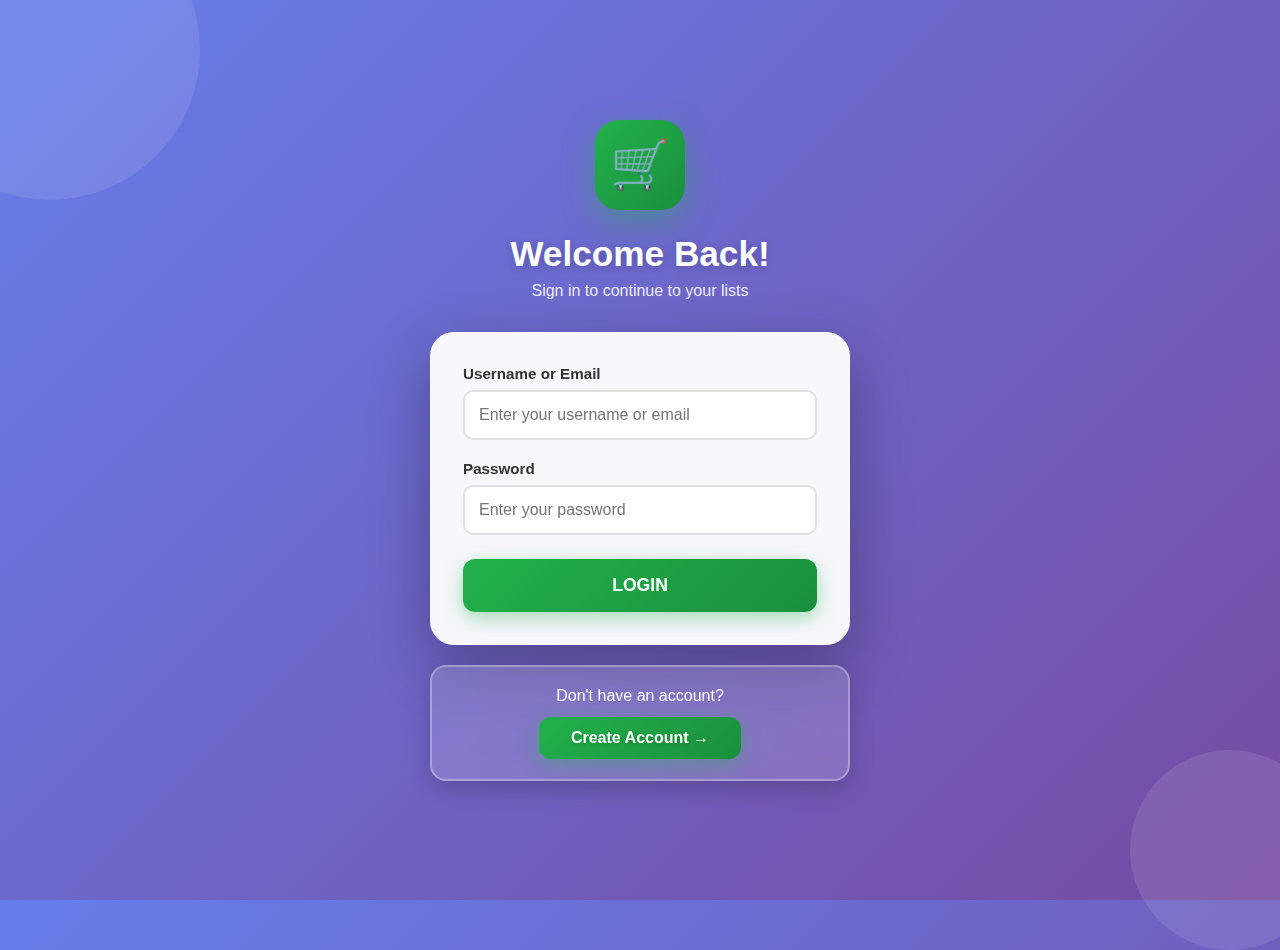
<file: UIUX/index.html>
<!-- index.html -->
<!DOCTYPE html>
<html lang="en">
<head>
    <meta charset="UTF-8">
    <meta name="viewport" content="width=device-width, initial-scale=1.0">
    <title>My Lists</title>
    <link rel="stylesheet" href="style.css">
    <link rel="stylesheet" href="theme-styles.css">
    <script src="theme-handler.js"></script>
    <script src="user-data-helper.js"></script>
    <script src="premium-system.js"></script>
</head>
<body>
    <div class="container">
        <div class="header">
            <h1>My Lists</h1>
        </div>
        <div class="content" id="lists-container" style="padding: 20px;">
            <!-- Daftar list akan muncul di sini -->
            <div id="empty-state" style="text-align: center; color: #888; padding: 80px 20px;">
                <p style="font-size: 1.2rem; margin-bottom: 12px;">No lists yet</p>
                <p style="font-size: 0.95rem;">Tap NEW LIST button to create your first list</p>
            </div>
        </div>
        
    </div>
    
    <!-- Floating NEW LIST Button -->
    <a href="tambah_list.html" class="fab" style="position: fixed; right: 20px; bottom: 80px; background: #22b14c; color: #fff; border-radius: 28px; padding: 14px 24px; display: flex; align-items: center; justify-content: center; text-decoration: none; font-size: 1rem; font-weight: bold; box-shadow: 0 4px 12px rgba(34,177,76,0.4); z-index: 100; gap: 6px;">
        <span style="font-size: 1.3rem;">NEW LIST</span> 
    </a>
    
    <!-- Bottom Navigation -->
    <div class="bottom-nav" style="z-index: 9999 !important;">
        <a href="index.html" class="nav-item active" style="pointer-events: auto !important; cursor: pointer !important;">
            <span class="nav-icon">📋</span>
            <span class="nav-label">Lists</span>
        </a>
        <a href="food_facts.html" class="nav-item" style="pointer-events: auto !important; cursor: pointer !important;">
            <span class="nav-icon">🍎</span>
            <span class="nav-label">Food facts</span>
        </a>
        <a href="profile.html" class="nav-item" style="pointer-events: auto !important; cursor: pointer !important;">
            <span class="nav-icon">👤</span>
            <span class="nav-label">Profile</span>
        </a>
    </div>
    
    <!-- Custom Menu Modal -->
    <div id="menu-modal" style="display: none; position: fixed; top: 0; left: 0; right: 0; bottom: 0; background: rgba(0,0,0,0.5); z-index: 1000; backdrop-filter: blur(4px);">
        <div id="menu-content" style="position: absolute; bottom: 0; left: 0; right: 0; background: #fff; border-radius: 24px 24px 0 0; padding: 24px; transform: translateY(100%); transition: transform 0.3s cubic-bezier(0.34, 1.56, 0.64, 1);">
            <div style="width: 40px; height: 4px; background: #ddd; border-radius: 2px; margin: 0 auto 24px;"></div>
            <h3 id="menu-list-name" style="margin: 0 0 20px 0; font-size: 1.3rem; color: #333; text-align: center;">List Options</h3>
            <button id="edit-list-btn" style="width: 100%; padding: 16px; margin-bottom: 12px; background: linear-gradient(135deg, #2196F3 0%, #1976D2 100%); color: #fff; border: none; border-radius: 12px; font-size: 1.05rem; font-weight: 600; cursor: pointer; box-shadow: 0 4px 12px rgba(33,150,243,0.3); display: flex; align-items: center; justify-content: center; gap: 8px;">
                <span style="font-size: 1.2rem;">✏️</span> Edit Name
            </button>
            <button id="delete-list-btn" style="width: 100%; padding: 16px; margin-bottom: 12px; background: linear-gradient(135deg, #ff6b6b 0%, #ee5a6f 100%); color: #fff; border: none; border-radius: 12px; font-size: 1.05rem; font-weight: 600; cursor: pointer; box-shadow: 0 4px 12px rgba(255,107,107,0.3); display: flex; align-items: center; justify-content: center; gap: 8px;">
                <span style="font-size: 1.2rem;">🗑️</span> Delete List
            </button>
            <button id="cancel-menu-btn" style="width: 100%; padding: 16px; background: #f5f5f5; color: #666; border: none; border-radius: 12px; font-size: 1.05rem; font-weight: 600; cursor: pointer;">Cancel</button>
        </div>
    </div>
    
    <!-- Custom Delete Confirmation Modal -->
    <div id="delete-modal" style="display: none; position: fixed; top: 0; left: 0; right: 0; bottom: 0; background: rgba(0,0,0,0.5); z-index: 1001; backdrop-filter: blur(4px);">
        <div id="delete-content" style="position: absolute; top: 50%; left: 50%; transform: translate(-50%, -50%) scale(0.8); background: #fff; border-radius: 20px; padding: 24px; width: 85%; max-width: 320px; box-shadow: 0 20px 60px rgba(0,0,0,0.3); opacity: 0; transition: all 0.3s cubic-bezier(0.34, 1.56, 0.64, 1);">
            <div style="text-align: center; margin-bottom: 20px;">
                <div style="width: 60px; height: 60px; background: linear-gradient(135deg, #ff6b6b 0%, #ee5a6f 100%); border-radius: 50%; display: flex; align-items: center; justify-content: center; margin: 0 auto 16px; font-size: 2rem; box-shadow: 0 4px 12px rgba(255,107,107,0.3);">🗑️</div>
                <h3 style="margin: 0 0 8px 0; font-size: 1.3rem; color: #333;">Delete List?</h3>
                <p id="delete-list-name" style="margin: 0; color: #666; font-size: 0.95rem;">Are you sure you want to delete this list?</p>
            </div>
            <div style="display: flex; gap: 12px;">
                <button id="cancel-delete-btn" style="flex: 1; padding: 14px; border: 2px solid #ddd; background: #fff; color: #666; border-radius: 12px; font-size: 1rem; font-weight: 600; cursor: pointer; transition: all 0.2s;">Cancel</button>
                <button id="confirm-delete-btn" style="flex: 1; padding: 14px; border: none; background: linear-gradient(135deg, #ff6b6b 0%, #ee5a6f 100%); color: #fff; border-radius: 12px; font-size: 1rem; font-weight: 600; cursor: pointer; box-shadow: 0 4px 12px rgba(255,107,107,0.3); transition: all 0.2s;">Delete</button>
            </div>
        </div>
    </div>
    
    <!-- Custom Edit Modal -->
    <div id="edit-modal" style="display: none; position: fixed; top: 0; left: 0; right: 0; bottom: 0; background: rgba(0,0,0,0.5); z-index: 1001; backdrop-filter: blur(4px);">
        <div id="edit-content" style="position: absolute; top: 50%; left: 50%; transform: translate(-50%, -50%) scale(0.8); background: #fff; border-radius: 20px; padding: 24px; width: 85%; max-width: 320px; box-shadow: 0 20px 60px rgba(0,0,0,0.3); opacity: 0; transition: all 0.3s cubic-bezier(0.34, 1.56, 0.64, 1);">
            <div style="text-align: center; margin-bottom: 20px;">
                <div style="width: 60px; height: 60px; background: linear-gradient(135deg, #2196F3 0%, #1976D2 100%); border-radius: 50%; display: flex; align-items: center; justify-content: center; margin: 0 auto 16px; font-size: 2rem; box-shadow: 0 4px 12px rgba(33,150,243,0.3);">✏️</div>
                <h3 style="margin: 0 0 16px 0; font-size: 1.3rem; color: #333;">Edit List Name</h3>
                <input type="text" id="edit-list-input" style="width: 100%; padding: 14px; border: 2px solid #2196F3; border-radius: 10px; font-size: 1rem; box-sizing: border-box;" placeholder="Enter new name">
            </div>
            <div style="display: flex; gap: 12px;">
                <button id="cancel-edit-btn" style="flex: 1; padding: 14px; border: 2px solid #ddd; background: #fff; color: #666; border-radius: 12px; font-size: 1rem; font-weight: 600; cursor: pointer; transition: all 0.2s;">Cancel</button>
                <button id="confirm-edit-btn" style="flex: 1; padding: 14px; border: none; background: linear-gradient(135deg, #2196F3 0%, #1976D2 100%); color: #fff; border-radius: 12px; font-size: 1rem; font-weight: 600; cursor: pointer; box-shadow: 0 4px 12px rgba(33,150,243,0.3); transition: all 0.2s;">Save</button>
            </div>
        </div>
    </div>
    <script>
        // Check if user is logged in
        if (localStorage.getItem('isLoggedIn') !== 'true') {
            window.location.href = 'login.html';
        }
        
        // Redirect admin to admin panel
        const currentUser = localStorage.getItem('currentUser');
        if (currentUser === 'admin') {
            window.location.href = 'admin.html';
        }

        document.addEventListener('DOMContentLoaded', function() {
            loadAllLists();
            checkNewListButton();
        });
        
        // Check if NEW LIST button should be shown
        function checkNewListButton() {
            const newListBtn = document.querySelector('.fab');
            const listsKey = getUserListsKey();
            const lists = JSON.parse(localStorage.getItem(listsKey) || '[]');
            
            if (!isPremiumUser() && lists.length >= 3) {
                // Hide button for free users who reached limit
                if (newListBtn) {
                    newListBtn.style.display = 'none';
                }
                
                // Show upgrade message
                const container = document.getElementById('lists-container');
                let upgradeMsg = document.getElementById('upgrade-message');
                if (!upgradeMsg) {
                    upgradeMsg = document.createElement('div');
                    upgradeMsg.id = 'upgrade-message';
                    upgradeMsg.style.cssText = 'margin: 20px; padding: 20px; background: linear-gradient(135deg, #FFD700 0%, #FFA500 100%); border-radius: 16px; text-align: center; box-shadow: 0 4px 12px rgba(255,165,0,0.3);';
                    upgradeMsg.innerHTML = `
                        <div style="font-size: 2rem; margin-bottom: 12px;">💎</div>
                        <div style="font-size: 1.2rem; font-weight: bold; color: #000; margin-bottom: 8px;">Free Limit Reached</div>
                        <div style="font-size: 0.9rem; color: #333; margin-bottom: 16px;">You've reached the maximum of 3 lists for free accounts</div>
                        <button onclick="showUpgradeModal()" style="background: #000; color: #FFD700; border: none; padding: 12px 24px; border-radius: 8px; font-weight: bold; cursor: pointer; font-size: 1rem;">
                            ⚡ Upgrade to Premium
                        </button>
                    `;
                    container.appendChild(upgradeMsg);
                }
            } else {
                // Show button
                if (newListBtn) {
                    newListBtn.style.display = 'flex';
                }
                // Remove upgrade message if exists
                const upgradeMsg = document.getElementById('upgrade-message');
                if (upgradeMsg) upgradeMsg.remove();
            }
        }

        function getUserListsKey() {
            const currentUser = localStorage.getItem('currentUser');
            return `allLists_${currentUser}`;
        }

        function loadAllLists() {
            const listsKey = getUserListsKey();
            const lists = JSON.parse(localStorage.getItem(listsKey) || '[]');
            const container = document.getElementById('lists-container');
            
            // Clear container
            container.innerHTML = '';
            
            if (lists.length === 0) {
                // Show empty state
                container.innerHTML = `
                    <div id="empty-state" style="text-align: center; color: #888; padding: 80px 20px;">
                        <p style="font-size: 1.2rem; margin-bottom: 12px;">No lists yet</p>
                        <p style="font-size: 0.95rem;">Tap NEW LIST button to create your first list</p>
                    </div>
                `;
            } else {
                // Show lists
                lists.forEach((list, index) => {
                    const listCard = createListCard(list, index);
                    container.appendChild(listCard);
                });
            }
        }

        function createListCard(list, index) {
            const card = document.createElement('div');
            card.className = 'card';
            card.style.cssText = 'background: #fff; border: 1px solid #ddd; border-radius: 12px; padding: 16px; margin-bottom: 12px; cursor: pointer; transition: all 0.2s;';
            
            card.innerHTML = `
                <div class="card-header" style="display: flex; align-items: center; justify-content: space-between;">
                    <h2 style="margin: 0; font-size: 1.3rem; flex: 1;">${list.name}</h2>
                    <span class="item-count" style="color: #666; font-size: 1rem; margin-right: 12px;">${list.itemCount || 0}/${list.totalItems || 0}</span>
                    <span class="menu" style="font-size: 1.5rem; color: #888; cursor: pointer;" onclick="event.stopPropagation(); showListMenu(${index})">⋮</span>
                </div>
                <div class="progress-bar-container" style="margin-top: 12px; height: 6px; background: #e9ecef; border-radius: 3px; overflow: hidden;">
                    <div class="progress-bar" style="width: ${list.progress || 0}%; height: 100%; background: #22b14c; transition: width 0.3s;"></div>
                </div>
            `;
            
            card.addEventListener('click', function() {
                openList(index);
            });
            
            card.addEventListener('mouseenter', function() {
                this.style.boxShadow = '0 4px 12px rgba(0,0,0,0.1)';
                this.style.transform = 'translateY(-2px)';
            });
            
            card.addEventListener('mouseleave', function() {
                this.style.boxShadow = 'none';
                this.style.transform = 'translateY(0)';
            });
            
            return card;
        }

        function openList(index) {
            const listsKey = getUserListsKey();
            const lists = JSON.parse(localStorage.getItem(listsKey) || '[]');
            const selected = lists[index];
            if (!selected) return;
            localStorage.setItem('currentListName', selected.name);
            localStorage.setItem('currentListIndex', index);
            localStorage.setItem('listItems', JSON.stringify(selected.items || []));
            window.location.href = 'detail_list.html';
        }

        let currentListIndex = null;
        
        function showListMenu(index) {
            currentListIndex = index;
            const listsKey = getUserListsKey();
            const lists = JSON.parse(localStorage.getItem(listsKey) || '[]');
            const list = lists[index];
            if (!list) return;
            
            document.getElementById('menu-list-name').textContent = list.name;
            
            const modal = document.getElementById('menu-modal');
            const content = document.getElementById('menu-content');
            
            modal.style.display = 'block';
            setTimeout(() => {
                content.style.transform = 'translateY(0)';
            }, 10);
        }
        
        function hideMenuModal() {
            const modal = document.getElementById('menu-modal');
            const content = document.getElementById('menu-content');
            
            content.style.transform = 'translateY(100%)';
            setTimeout(() => {
                modal.style.display = 'none';
            }, 300);
        }
        
        function showEditModal() {
            hideMenuModal();
            
            const listsKey = getUserListsKey();
            const lists = JSON.parse(localStorage.getItem(listsKey) || '[]');
            const list = lists[currentListIndex];
            if (!list) return;
            
            document.getElementById('edit-list-input').value = list.name;
            
            const modal = document.getElementById('edit-modal');
            const content = document.getElementById('edit-content');
            
            modal.style.display = 'block';
            setTimeout(() => {
                content.style.opacity = '1';
                content.style.transform = 'translate(-50%, -50%) scale(1)';
                document.getElementById('edit-list-input').focus();
            }, 10);
        }
        
        function hideEditModal() {
            const modal = document.getElementById('edit-modal');
            const content = document.getElementById('edit-content');
            
            content.style.opacity = '0';
            content.style.transform = 'translate(-50%, -50%) scale(0.8)';
            setTimeout(() => {
                modal.style.display = 'none';
            }, 300);
        }
        
        function showDeleteModal() {
            hideMenuModal();
            
            const listsKey = getUserListsKey();
            const lists = JSON.parse(localStorage.getItem(listsKey) || '[]');
            const list = lists[currentListIndex];
            if (!list) return;
            
            document.getElementById('delete-list-name').innerHTML = `Are you sure you want to delete <strong style="color: #333;">${list.name}</strong>?`;
            
            const modal = document.getElementById('delete-modal');
            const content = document.getElementById('delete-content');
            
            modal.style.display = 'block';
            setTimeout(() => {
                content.style.opacity = '1';
                content.style.transform = 'translate(-50%, -50%) scale(1)';
            }, 10);
        }
        
        function hideDeleteModal() {
            const modal = document.getElementById('delete-modal');
            const content = document.getElementById('delete-content');
            
            content.style.opacity = '0';
            content.style.transform = 'translate(-50%, -50%) scale(0.8)';
            setTimeout(() => {
                modal.style.display = 'none';
            }, 300);
        }
        
        // Menu modal events
        document.getElementById('edit-list-btn').addEventListener('click', showEditModal);
        document.getElementById('delete-list-btn').addEventListener('click', showDeleteModal);
        document.getElementById('cancel-menu-btn').addEventListener('click', hideMenuModal);
        document.getElementById('menu-modal').addEventListener('click', function(e) {
            if (e.target === this) hideMenuModal();
        });
        
        // Edit modal events
        document.getElementById('confirm-edit-btn').addEventListener('click', function() {
            const newName = document.getElementById('edit-list-input').value.trim();
            if (newName) {
                const listsKey = getUserListsKey();
                const lists = JSON.parse(localStorage.getItem(listsKey) || '[]');
                lists[currentListIndex].name = newName;
                localStorage.setItem(listsKey, JSON.stringify(lists));
                hideEditModal();
                loadAllLists();
            }
        });
        document.getElementById('cancel-edit-btn').addEventListener('click', hideEditModal);
        document.getElementById('edit-modal').addEventListener('click', function(e) {
            if (e.target === this) hideEditModal();
        });
        
        // Delete modal events
        document.getElementById('confirm-delete-btn').addEventListener('click', function() {
            const listsKey = getUserListsKey();
            const lists = JSON.parse(localStorage.getItem(listsKey) || '[]');
            lists.splice(currentListIndex, 1);
            localStorage.setItem(listsKey, JSON.stringify(lists));
            hideDeleteModal();
            loadAllLists();
        });
        document.getElementById('cancel-delete-btn').addEventListener('click', hideDeleteModal);
        document.getElementById('delete-modal').addEventListener('click', function(e) {
            if (e.target === this) hideDeleteModal();
        });
        
        // Enter key for edit
        document.getElementById('edit-list-input').addEventListener('keypress', function(e) {
            if (e.key === 'Enter') {
                document.getElementById('confirm-edit-btn').click();
            }
        });
    </script>
    <script src="script.js"></script>
</body>
</html>
</file>
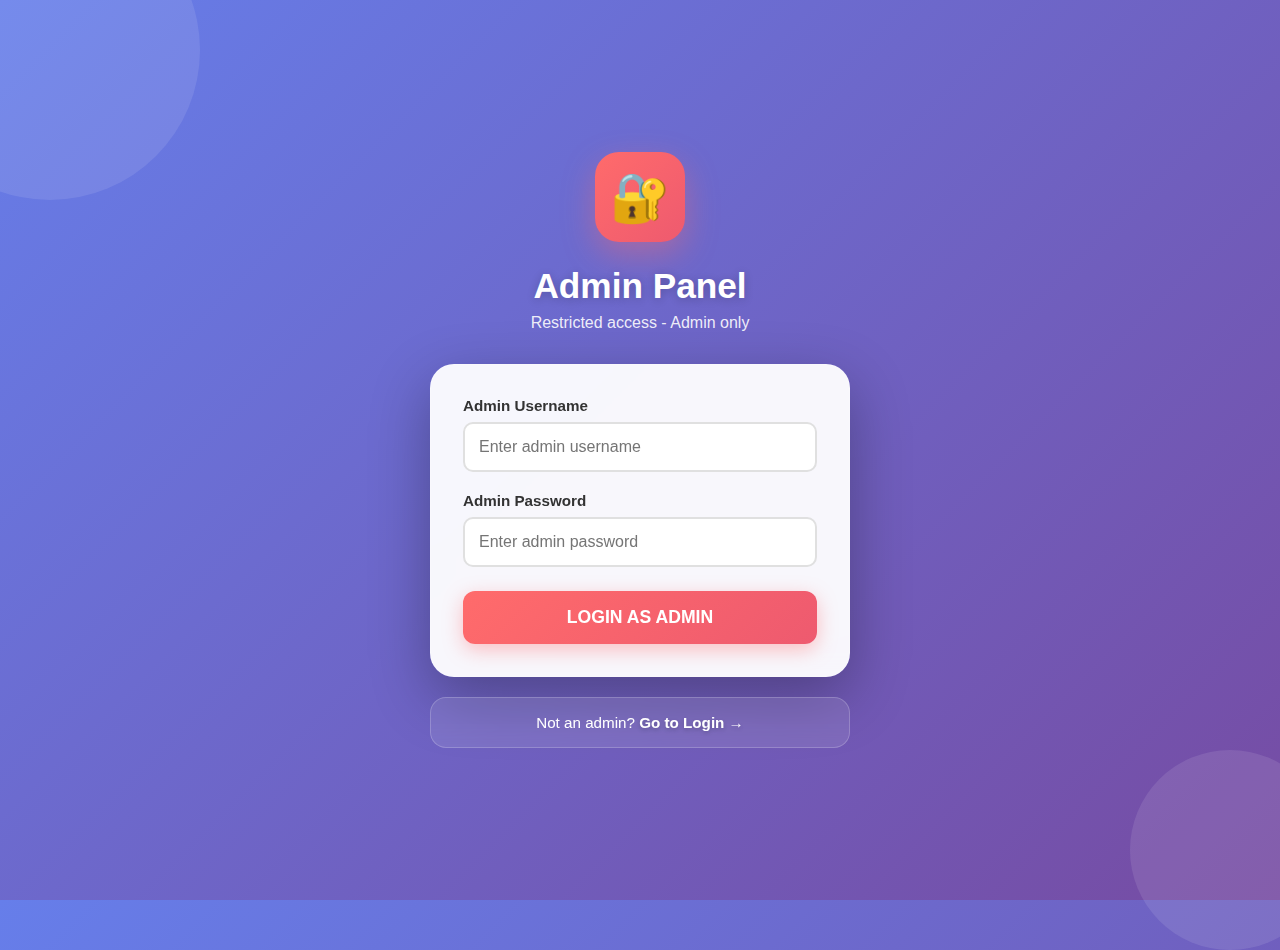
<file: UIUX/admin.html>
<!DOCTYPE html>
<html lang="en">
<head>
    <meta charset="UTF-8">
    <meta name="viewport" content="width=device-width, initial-scale=1.0">
    <title>Admin Panel - Shopping List</title>
    <link rel="stylesheet" href="style.css">
</head>
<body style="background: linear-gradient(135deg, #667eea 0%, #764ba2 100%); min-height: 100vh; display: flex; align-items: center; justify-content: center; padding: 40px 20px; position: relative; overflow-x: hidden;">
    <!-- Animated Background Circles -->
    <div style="position: absolute; width: 300px; height: 300px; background: rgba(255,255,255,0.1); border-radius: 50%; top: -100px; left: -100px; animation: float 6s ease-in-out infinite;"></div>
    <div style="position: absolute; width: 200px; height: 200px; background: rgba(255,255,255,0.1); border-radius: 50%; bottom: -50px; right: -50px; animation: float 8s ease-in-out infinite reverse;"></div>
    
    <style>
        @keyframes float {
            0%, 100% { transform: translateY(0px); }
            50% { transform: translateY(-20px); }
        }
        @keyframes slideIn {
            from { opacity: 0; transform: translateY(30px); }
            to { opacity: 1; transform: translateY(0); }
        }
        @keyframes pulse {
            0%, 100% { transform: scale(1); }
            50% { transform: scale(1.05); }
        }
        @keyframes shake {
            0%, 100% { transform: translateX(0); }
            25% { transform: translateX(-10px); }
            75% { transform: translateX(10px); }
        }
        @keyframes fadeIn {
            from { opacity: 0; }
            to { opacity: 1; }
        }
        @keyframes bounceIn {
            0% { transform: scale(0.3); opacity: 0; }
            50% { transform: scale(1.05); }
            70% { transform: scale(0.9); }
            100% { transform: scale(1); opacity: 1; }
        }
    </style>
    
    <!-- Login Form (Initially shown) -->
    <div id="login-container" style="max-width: 420px; width: 100%; animation: slideIn 0.6s ease; position: relative; z-index: 1;">
        <div style="text-align: center; margin-bottom: 32px;">
            <div style="width: 90px; height: 90px; background: linear-gradient(135deg, #ff6b6b 0%, #ee5a6f 100%); border-radius: 24px; display: flex; align-items: center; justify-content: center; margin: 0 auto 24px; font-size: 3rem; box-shadow: 0 12px 32px rgba(255,107,107,0.4); animation: pulse 2s ease-in-out infinite;">
                🔐
            </div>
            <h1 style="margin: 0 0 8px 0; font-size: 2.2rem; color: #fff; font-weight: 700; text-shadow: 0 2px 10px rgba(0,0,0,0.2);">Admin Panel</h1>
            <p style="margin: 0; color: rgba(255,255,255,0.9); font-size: 1rem;">Restricted access - Admin only</p>
        </div>

        <div style="background: rgba(255,255,255,0.95); backdrop-filter: blur(10px); border-radius: 24px; padding: 32px; box-shadow: 0 20px 60px rgba(0,0,0,0.3); margin-bottom: 20px; border: 1px solid rgba(255,255,255,0.2);">
            <form id="admin-login-form">
                <div style="margin-bottom: 20px;">
                    <label style="display: block; margin-bottom: 8px; color: #333; font-weight: 600; font-size: 0.95rem;">Admin Username</label>
                    <input type="text" id="admin-username" placeholder="Enter admin username" required style="width: 100%; padding: 14px; border: 2px solid #e0e0e0; border-radius: 10px; font-size: 1rem; box-sizing: border-box; transition: border-color 0.2s;">
                </div>
                
                <div style="margin-bottom: 24px;">
                    <label style="display: block; margin-bottom: 8px; color: #333; font-weight: 600; font-size: 0.95rem;">Admin Password</label>
                    <input type="password" id="admin-password" placeholder="Enter admin password" required style="width: 100%; padding: 14px; border: 2px solid #e0e0e0; border-radius: 10px; font-size: 1rem; box-sizing: border-box; transition: border-color 0.2s;">
                </div>

                <div id="login-error" style="display: none; padding: 12px; background: #ffebee; border-left: 4px solid #f44336; border-radius: 8px; margin-bottom: 20px; color: #c62828; font-size: 0.9rem;"></div>

                <button type="submit" id="admin-login-btn" style="width: 100%; padding: 16px; background: linear-gradient(135deg, #ff6b6b 0%, #ee5a6f 100%); color: #fff; border: none; border-radius: 12px; font-size: 1.1rem; font-weight: bold; cursor: pointer; box-shadow: 0 6px 20px rgba(255,107,107,0.4); transition: all 0.3s;">
                    <span id="login-btn-text">LOGIN AS ADMIN</span>
                    <span id="login-btn-loader" style="display: none;">🔄 Verifying...</span>
                </button>
            </form>
        </div>

        <div style="text-align: center; background: rgba(255,255,255,0.1); backdrop-filter: blur(10px); padding: 16px; border-radius: 16px; border: 1px solid rgba(255,255,255,0.2);">
            <p style="margin: 0; color: #fff; font-size: 0.95rem;">
                Not an admin? 
                <a href="login.html" style="color: #fff; font-weight: 700; text-decoration: none; text-shadow: 0 2px 4px rgba(0,0,0,0.2);">Go to Login →</a>
            </p>
        </div>
    </div>

    <!-- Admin Dashboard (Hidden initially) -->
    <div id="admin-dashboard" style="display: none; max-width: 900px; width: 100%; animation: fadeIn 0.6s ease; position: relative; z-index: 1;">
        <div style="text-align: center; margin-bottom: 32px;">
            <div style="width: 90px; height: 90px; background: linear-gradient(135deg, #ff6b6b 0%, #ee5a6f 100%); border-radius: 24px; display: flex; align-items: center; justify-content: center; margin: 0 auto 24px; font-size: 3rem; box-shadow: 0 12px 32px rgba(255,107,107,0.4);">
                👨‍💼
            </div>
            <h1 style="margin: 0 0 8px 0; font-size: 2.2rem; color: #fff; font-weight: 700; text-shadow: 0 2px 10px rgba(0,0,0,0.2);">Admin Dashboard</h1>
            <p style="margin: 0; color: rgba(255,255,255,0.9); font-size: 1rem;">Welcome, Administrator</p>
        </div>

        <!-- Stats Cards -->
        <div style="display: grid; grid-template-columns: repeat(auto-fit, minmax(250px, 1fr)); gap: 20px; margin-bottom: 32px;">
            <!-- Total Users -->
            <div style="background: rgba(255,255,255,0.95); backdrop-filter: blur(10px); border-radius: 20px; padding: 24px; box-shadow: 0 8px 24px rgba(0,0,0,0.2);">
                <div style="font-size: 2.5rem; margin-bottom: 12px;">👥</div>
                <div style="font-size: 2rem; font-weight: 700; color: #333; margin-bottom: 4px;" id="total-users">0</div>
                <div style="font-size: 0.9rem; color: #666;">Total Users</div>
            </div>

            <!-- Premium Users -->
            <div style="background: linear-gradient(135deg, #FFD700 0%, #FFA500 100%); border-radius: 20px; padding: 24px; box-shadow: 0 8px 24px rgba(255,165,0,0.3);">
                <div style="font-size: 2.5rem; margin-bottom: 12px;">💎</div>
                <div style="font-size: 2rem; font-weight: 700; color: #000; margin-bottom: 4px;" id="premium-users">0</div>
                <div style="font-size: 0.9rem; color: #333;">Premium Users</div>
            </div>

            <!-- Free Users -->
            <div style="background: rgba(255,255,255,0.95); backdrop-filter: blur(10px); border-radius: 20px; padding: 24px; box-shadow: 0 8px 24px rgba(0,0,0,0.2);">
                <div style="font-size: 2.5rem; margin-bottom: 12px;">🆓</div>
                <div style="font-size: 2rem; font-weight: 700; color: #333; margin-bottom: 4px;" id="free-users">0</div>
                <div style="font-size: 0.9rem; color: #666;">Free Users</div>
            </div>
        </div>

        <!-- Users List -->
        <div style="background: rgba(255,255,255,0.95); backdrop-filter: blur(10px); border-radius: 24px; padding: 32px; box-shadow: 0 20px 60px rgba(0,0,0,0.3); margin-bottom: 20px;">
            <h2 style="margin: 0 0 24px 0; font-size: 1.5rem; color: #333; display: flex; align-items: center; gap: 12px;">
                <span>📋</span> Registered Users
            </h2>
            <div id="users-list" style="max-height: 400px; overflow-y: auto;">
                <!-- Users will be loaded here -->
            </div>
        </div>

        <!-- Action Buttons -->
        <div style="display: grid; grid-template-columns: repeat(auto-fit, minmax(200px, 1fr)); gap: 16px; margin-bottom: 20px;">
            <button onclick="refreshData()" style="padding: 16px; background: linear-gradient(135deg, #22b14c 0%, #1a8f3d 100%); color: #fff; border: none; border-radius: 12px; font-size: 1rem; font-weight: 600; cursor: pointer; box-shadow: 0 4px 12px rgba(34,177,76,0.3); transition: all 0.3s;">
                🔄 Refresh Data
            </button>
            <button onclick="showClearUsersModal()" style="padding: 16px; background: linear-gradient(135deg, #ff6b6b 0%, #ee5a6f 100%); color: #fff; border: none; border-radius: 12px; font-size: 1rem; font-weight: 600; cursor: pointer; box-shadow: 0 4px 12px rgba(255,107,107,0.3); transition: all 0.3s;">
                🗑️ Clear All Users
            </button>
            <button onclick="adminLogout()" style="padding: 16px; background: rgba(255,255,255,0.2); backdrop-filter: blur(10px); color: #fff; border: 2px solid rgba(255,255,255,0.3); border-radius: 12px; font-size: 1rem; font-weight: 600; cursor: pointer; transition: all 0.3s;">
                🚪 Logout
            </button>
        </div>
    </div>

    <script>
        // Check if already logged in as admin
        const currentUser = localStorage.getItem('currentUser');
        const isLoggedIn = localStorage.getItem('isLoggedIn');
        
        if (isLoggedIn === 'true' && currentUser === 'admin') {
            // Already logged in as admin, show dashboard directly
            document.getElementById('login-container').style.display = 'none';
            document.getElementById('admin-dashboard').style.display = 'block';
            loadAdminData();
        }
        
        // Admin Login
        document.getElementById('admin-login-form').addEventListener('submit', function(e) {
            e.preventDefault();
            
            const username = document.getElementById('admin-username').value.trim();
            const password = document.getElementById('admin-password').value.trim();
            const errorMsg = document.getElementById('login-error');
            const loginBtn = document.getElementById('admin-login-btn');
            const btnText = document.getElementById('login-btn-text');
            const btnLoader = document.getElementById('login-btn-loader');
            
            errorMsg.style.display = 'none';
            
            // Show loading
            loginBtn.disabled = true;
            loginBtn.style.opacity = '0.8';
            btnText.style.display = 'none';
            btnLoader.style.display = 'inline';
            
            setTimeout(() => {
                // Check admin credentials
                if (username === 'admin' && password === 'admin123') {
                    // Success
                    btnLoader.textContent = '✅ Access Granted!';
                    loginBtn.style.background = 'linear-gradient(135deg, #4CAF50 0%, #45a049 100%)';
                    
                    setTimeout(() => {
                        document.getElementById('login-container').style.display = 'none';
                        document.getElementById('admin-dashboard').style.display = 'block';
                        loadAdminData();
                    }, 800);
                } else {
                    // Failed
                    errorMsg.textContent = '❌ Invalid admin credentials!';
                    errorMsg.style.display = 'block';
                    errorMsg.style.animation = 'shake 0.5s';
                    
                    loginBtn.disabled = false;
                    loginBtn.style.opacity = '1';
                    btnText.style.display = 'inline';
                    btnLoader.style.display = 'none';
                }
            }, 800);
        });

        // Load Admin Data
        function loadAdminData() {
            const users = JSON.parse(localStorage.getItem('users') || '[]');
            const premiumCount = users.filter(u => u.isPremium).length;
            const freeCount = users.length - premiumCount;
            
            document.getElementById('total-users').textContent = users.length;
            document.getElementById('premium-users').textContent = premiumCount;
            document.getElementById('free-users').textContent = freeCount;
            
            displayUsers();
        }

        // Display Users
        function displayUsers() {
            const users = JSON.parse(localStorage.getItem('users') || '[]');
            const usersList = document.getElementById('users-list');
            
            if (users.length === 0) {
                usersList.innerHTML = '<p style="color: #999; text-align: center; padding: 40px;">No users found</p>';
                return;
            }
            
            usersList.innerHTML = users.map((user, index) => {
                // Determine user type styling
                const isAdmin = user.username === 'admin';
                const isPremium = user.isPremium;
                
                let background, borderColor, badgeBackground, badgeColor, badgeText, userIcon;
                
                if (isAdmin) {
                    // Admin - Highest level (Red/Dark theme)
                    background = 'linear-gradient(135deg, #ff6b6b 0%, #ee5a6f 100%)';
                    borderColor = '#ff5252';
                    badgeBackground = 'linear-gradient(135deg, #000 0%, #333 100%)';
                    badgeColor = '#fff';
                    badgeText = '👨‍💼 ADMIN';
                    userIcon = '👨‍💼';
                } else if (isPremium) {
                    // Premium - Second level (Gold theme)
                    background = 'linear-gradient(135deg, #fff3e0 0%, #ffe0b2 100%)';
                    borderColor = '#FFD700';
                    badgeBackground = 'linear-gradient(135deg, #FFD700 0%, #FFA500 100%)';
                    badgeColor = '#000';
                    badgeText = '💎 PREMIUM';
                    userIcon = '💎';
                } else {
                    // Free - Basic level (Gray theme)
                    background = '#f8f9fa';
                    borderColor = '#e0e0e0';
                    badgeBackground = '#e0e0e0';
                    badgeColor = '#666';
                    badgeText = '🆓 FREE';
                    userIcon = '';
                }
                
                return `
                    <div style="padding: 16px; margin: 12px 0; background: ${background}; border-radius: 12px; display: flex; justify-content: space-between; align-items: center; border-left: 4px solid ${borderColor}; box-shadow: ${isAdmin ? '0 4px 12px rgba(255,107,107,0.3)' : '0 2px 8px rgba(0,0,0,0.1)'};">
                        <div style="flex: 1;">
                            <div style="font-size: 1.1rem; font-weight: 600; color: ${isAdmin ? '#fff' : '#333'}; margin-bottom: 4px;">
                                ${userIcon} ${user.username}
                            </div>
                            <div style="font-size: 0.9rem; color: ${isAdmin ? 'rgba(255,255,255,0.9)' : '#666'};">
                                ${user.email || 'No email'}
                            </div>
                        </div>
                        <div style="display: flex; align-items: center; gap: 12px;">
                            <div style="display: inline-block; padding: 8px 16px; background: ${badgeBackground}; color: ${badgeColor}; border-radius: 16px; font-size: 0.85rem; font-weight: 700; box-shadow: 0 2px 8px rgba(0,0,0,0.2);">
                                ${badgeText}
                            </div>
                            ${!isAdmin ? `
                                <button onclick="deleteUser('${user.username}')" style="padding: 8px 12px; background: linear-gradient(135deg, #ff6b6b 0%, #ee5a6f 100%); color: white; border: none; border-radius: 8px; font-size: 0.85rem; font-weight: 600; cursor: pointer; box-shadow: 0 2px 8px rgba(255,107,107,0.3); transition: all 0.2s;">
                                    🗑️ Delete
                                </button>
                            ` : '<div style="padding: 8px 16px; background: rgba(0,0,0,0.2); color: rgba(255,255,255,0.9); border-radius: 8px; font-size: 0.85rem; font-weight: 600; backdrop-filter: blur(10px);">🔒 Protected</div>'}
                        </div>
                    </div>
                `;
            }).join('');
        }

        // Refresh Data
        function refreshData() {
            loadAdminData();
            showToast('✅ Data refreshed!');
        }
        
        // Delete Individual User
        function deleteUser(username) {
            const modal = document.createElement('div');
            modal.id = 'delete-user-modal';
            modal.style.cssText = 'position: fixed; top: 0; left: 0; right: 0; bottom: 0; background: rgba(0,0,0,0.8); z-index: 10000; display: flex; align-items: center; justify-content: center; backdrop-filter: blur(10px); animation: fadeIn 0.3s ease;';
            
            modal.innerHTML = `
                <div style="background: white; border-radius: 24px; padding: 32px; max-width: 400px; width: 90%; box-shadow: 0 30px 80px rgba(0,0,0,0.5); animation: bounceIn 0.5s cubic-bezier(0.68, -0.55, 0.265, 1.55); text-align: center;">
                    <div style="font-size: 4rem; margin-bottom: 16px;">🗑️</div>
                    <h2 style="margin: 0 0 12px 0; font-size: 1.8rem; color: #ff6b6b;">Delete User?</h2>
                    <p style="color: #666; margin: 0 0 8px 0;">Are you sure you want to delete:</p>
                    <p style="color: #333; font-weight: 600; font-size: 1.1rem; margin: 0 0 24px 0;">${username}</p>
                    
                    <div style="background: #fff3e0; padding: 12px; border-radius: 8px; margin-bottom: 24px; border-left: 4px solid #ff9800;">
                        <p style="margin: 0; color: #e65100; font-size: 0.9rem;">⚠️ This will also delete all their lists and items!</p>
                    </div>
                    
                    <div style="display: flex; gap: 12px;">
                        <button onclick="closeDeleteUserModal()" style="flex: 1; padding: 14px; background: #f5f5f5; border: none; color: #666; border-radius: 12px; font-size: 1rem; font-weight: 600; cursor: pointer; transition: all 0.2s;">
                            Cancel
                        </button>
                        <button onclick="confirmDeleteUser('${username}')" style="flex: 1; padding: 14px; background: linear-gradient(135deg, #ff6b6b 0%, #ee5a6f 100%); border: none; color: white; border-radius: 12px; font-size: 1rem; font-weight: 600; cursor: pointer; box-shadow: 0 4px 12px rgba(255,107,107,0.3); transition: all 0.2s;">
                            Delete
                        </button>
                    </div>
                </div>
            `;
            
            document.body.appendChild(modal);
        }
        
        function closeDeleteUserModal() {
            const modal = document.getElementById('delete-user-modal');
            if (modal) modal.remove();
        }
        
        function confirmDeleteUser(username) {
            const modal = document.getElementById('delete-user-modal');
            const modalContent = modal.querySelector('div');
            
            // Show loading
            modalContent.innerHTML = `
                <div style="text-align: center; padding: 40px;">
                    <div style="font-size: 3rem; margin-bottom: 16px; animation: pulse 1s ease infinite;">🗑️</div>
                    <div style="font-size: 1.2rem; font-weight: 600; color: #333; margin-bottom: 8px;">Deleting user...</div>
                    <div style="width: 200px; height: 4px; background: #f0f0f0; border-radius: 2px; margin: 0 auto; overflow: hidden;">
                        <div style="width: 100%; height: 100%; background: linear-gradient(90deg, #ff6b6b, #ee5a6f); animation: progress 0.8s ease;"></div>
                    </div>
                </div>
            `;
            
            setTimeout(() => {
                // Get users
                const users = JSON.parse(localStorage.getItem('users') || '[]');
                
                // Remove the user
                const updatedUsers = users.filter(u => u.username !== username);
                localStorage.setItem('users', JSON.stringify(updatedUsers));
                
                // Clear user data
                localStorage.removeItem(`allLists_${username}`);
                
                // Close modal
                closeDeleteUserModal();
                
                // Show success
                showToast(`✅ User "${username}" deleted successfully`);
                
                // Refresh data
                loadAdminData();
            }, 800);
        }

        // Show Clear Users Modal
        function showClearUsersModal() {
            const modal = document.createElement('div');
            modal.id = 'clear-modal';
            modal.style.cssText = 'position: fixed; top: 0; left: 0; right: 0; bottom: 0; background: rgba(0,0,0,0.8); z-index: 10000; display: flex; align-items: center; justify-content: center; backdrop-filter: blur(10px); animation: fadeIn 0.3s ease;';
            
            modal.innerHTML = `
                <div style="background: white; border-radius: 24px; padding: 32px; max-width: 500px; width: 90%; box-shadow: 0 30px 80px rgba(0,0,0,0.5); animation: bounceIn 0.5s cubic-bezier(0.68, -0.55, 0.265, 1.55);">
                    <div style="text-align: center; margin-bottom: 24px;">
                        <div style="font-size: 4rem; margin-bottom: 16px;">🗑️</div>
                        <h2 style="margin: 0 0 12px 0; font-size: 1.8rem; color: #ff6b6b;">Clear All Users?</h2>
                        <p style="color: #666; margin: 0;">This will delete all users except admin</p>
                    </div>
                    
                    <div style="background: #fff3e0; padding: 16px; border-radius: 12px; margin-bottom: 24px; border-left: 4px solid #ff9800;">
                        <strong style="color: #e65100;">⚠️ Warning:</strong>
                        <p style="margin: 8px 0 0 0; color: #666; font-size: 0.9rem;">This action cannot be undone! All user data will be permanently deleted.</p>
                    </div>
                    
                    <div style="display: flex; gap: 12px;">
                        <button onclick="closeClearModal()" style="flex: 1; padding: 14px; background: #f5f5f5; border: none; color: #666; border-radius: 12px; font-size: 1rem; font-weight: 600; cursor: pointer;">
                            Cancel
                        </button>
                        <button onclick="confirmClearUsers()" style="flex: 1; padding: 14px; background: linear-gradient(135deg, #ff6b6b 0%, #ee5a6f 100%); border: none; color: white; border-radius: 12px; font-size: 1rem; font-weight: 600; cursor: pointer; box-shadow: 0 4px 12px rgba(255,107,107,0.3);">
                            Clear All
                        </button>
                    </div>
                </div>
            `;
            
            document.body.appendChild(modal);
        }

        function closeClearModal() {
            const modal = document.getElementById('clear-modal');
            if (modal) modal.remove();
        }

        function confirmClearUsers() {
            const users = JSON.parse(localStorage.getItem('users') || '[]');
            const adminOnly = users.filter(u => u.username === 'admin');
            const deletedCount = users.length - adminOnly.length;
            
            localStorage.setItem('users', JSON.stringify(adminOnly));
            
            // Clear user data
            const allKeys = Object.keys(localStorage);
            allKeys.forEach(key => {
                if (key.startsWith('allLists_') && key !== 'allLists_admin') {
                    localStorage.removeItem(key);
                }
            });
            
            closeClearModal();
            showToast(`✅ Deleted ${deletedCount} user(s)!`);
            loadAdminData();
        }

        // Admin Logout
        function adminLogout() {
            showLogoutModal();
        }
        
        function showLogoutModal() {
            const modal = document.createElement('div');
            modal.id = 'logout-modal';
            modal.style.cssText = 'position: fixed; top: 0; left: 0; right: 0; bottom: 0; background: rgba(0,0,0,0.8); z-index: 10000; display: flex; align-items: center; justify-content: center; backdrop-filter: blur(10px); animation: fadeIn 0.3s ease;';
            
            modal.innerHTML = `
                <div style="background: white; border-radius: 24px; padding: 32px; max-width: 400px; width: 90%; box-shadow: 0 30px 80px rgba(0,0,0,0.5); animation: bounceIn 0.5s cubic-bezier(0.68, -0.55, 0.265, 1.55); text-align: center;">
                    <div style="font-size: 4rem; margin-bottom: 16px; animation: wave 1s ease infinite;">👋</div>
                    <h2 style="margin: 0 0 12px 0; font-size: 1.8rem; color: #333;">Logout Admin?</h2>
                    <p style="color: #666; margin: 0 0 24px 0;">You will be returned to the login screen</p>
                    
                    <div style="display: flex; gap: 12px;">
                        <button onclick="closeLogoutModal()" style="flex: 1; padding: 14px; background: #f5f5f5; border: none; color: #666; border-radius: 12px; font-size: 1rem; font-weight: 600; cursor: pointer; transition: all 0.2s;">
                            Cancel
                        </button>
                        <button onclick="confirmLogout()" style="flex: 1; padding: 14px; background: linear-gradient(135deg, #ff6b6b 0%, #ee5a6f 100%); border: none; color: white; border-radius: 12px; font-size: 1rem; font-weight: 600; cursor: pointer; box-shadow: 0 4px 12px rgba(255,107,107,0.3); transition: all 0.2s;">
                            Logout
                        </button>
                    </div>
                </div>
                
                <style>
                    @keyframes wave {
                        0%, 100% { transform: rotate(0deg); }
                        25% { transform: rotate(-15deg); }
                        75% { transform: rotate(15deg); }
                    }
                </style>
            `;
            
            document.body.appendChild(modal);
        }
        
        function closeLogoutModal() {
            const modal = document.getElementById('logout-modal');
            if (modal) modal.remove();
        }
        
        function confirmLogout() {
            const modal = document.getElementById('logout-modal');
            const modalContent = modal.querySelector('div');
            
            // Show loading
            modalContent.innerHTML = `
                <div style="text-align: center; padding: 40px;">
                    <div style="font-size: 3rem; margin-bottom: 16px; animation: pulse 1s ease infinite;">👋</div>
                    <div style="font-size: 1.2rem; font-weight: 600; color: #333; margin-bottom: 8px;">Logging out...</div>
                    <div style="width: 200px; height: 4px; background: #f0f0f0; border-radius: 2px; margin: 0 auto; overflow: hidden;">
                        <div style="width: 100%; height: 100%; background: linear-gradient(90deg, #ff6b6b, #ee5a6f); animation: progress 1s ease;"></div>
                    </div>
                </div>
                <style>
                    @keyframes progress {
                        from { transform: translateX(-100%); }
                        to { transform: translateX(0); }
                    }
                    @keyframes pulse {
                        0%, 100% { transform: scale(1); }
                        50% { transform: scale(1.1); }
                    }
                </style>
            `;
            
            setTimeout(() => {
                // Clear session
                localStorage.removeItem('isLoggedIn');
                localStorage.removeItem('currentUser');
                
                // Hide dashboard, show login form
                document.getElementById('admin-dashboard').style.display = 'none';
                document.getElementById('login-container').style.display = 'block';
                
                // Clear form inputs
                document.getElementById('admin-username').value = '';
                document.getElementById('admin-password').value = '';
                
                // Close modal
                closeLogoutModal();
                
                // Show success toast
                showToast('✅ Logged out successfully');
            }, 1000);
        }

        // Toast Notification
        function showToast(message) {
            const toast = document.createElement('div');
            toast.style.cssText = 'position: fixed; bottom: 32px; right: 32px; background: #333; color: white; padding: 16px 24px; border-radius: 12px; font-size: 1rem; box-shadow: 0 8px 24px rgba(0,0,0,0.3); z-index: 10001; animation: slideIn 0.3s ease;';
            toast.textContent = message;
            document.body.appendChild(toast);
            
            setTimeout(() => {
                toast.style.animation = 'fadeOut 0.3s ease';
                setTimeout(() => toast.remove(), 300);
            }, 3000);
        }

        // Input focus effects
        document.querySelectorAll('input').forEach(input => {
            input.addEventListener('focus', function() {
                this.style.borderColor = '#ff6b6b';
            });
            input.addEventListener('blur', function() {
                this.style.borderColor = '#e0e0e0';
            });
        });

        // Button hover effects
        document.querySelectorAll('button').forEach(button => {
            button.addEventListener('mouseenter', function() {
                this.style.transform = 'translateY(-2px)';
            });
            button.addEventListener('mouseleave', function() {
                this.style.transform = 'translateY(0)';
            });
        });
    </script>
</body>
</html>
</file>
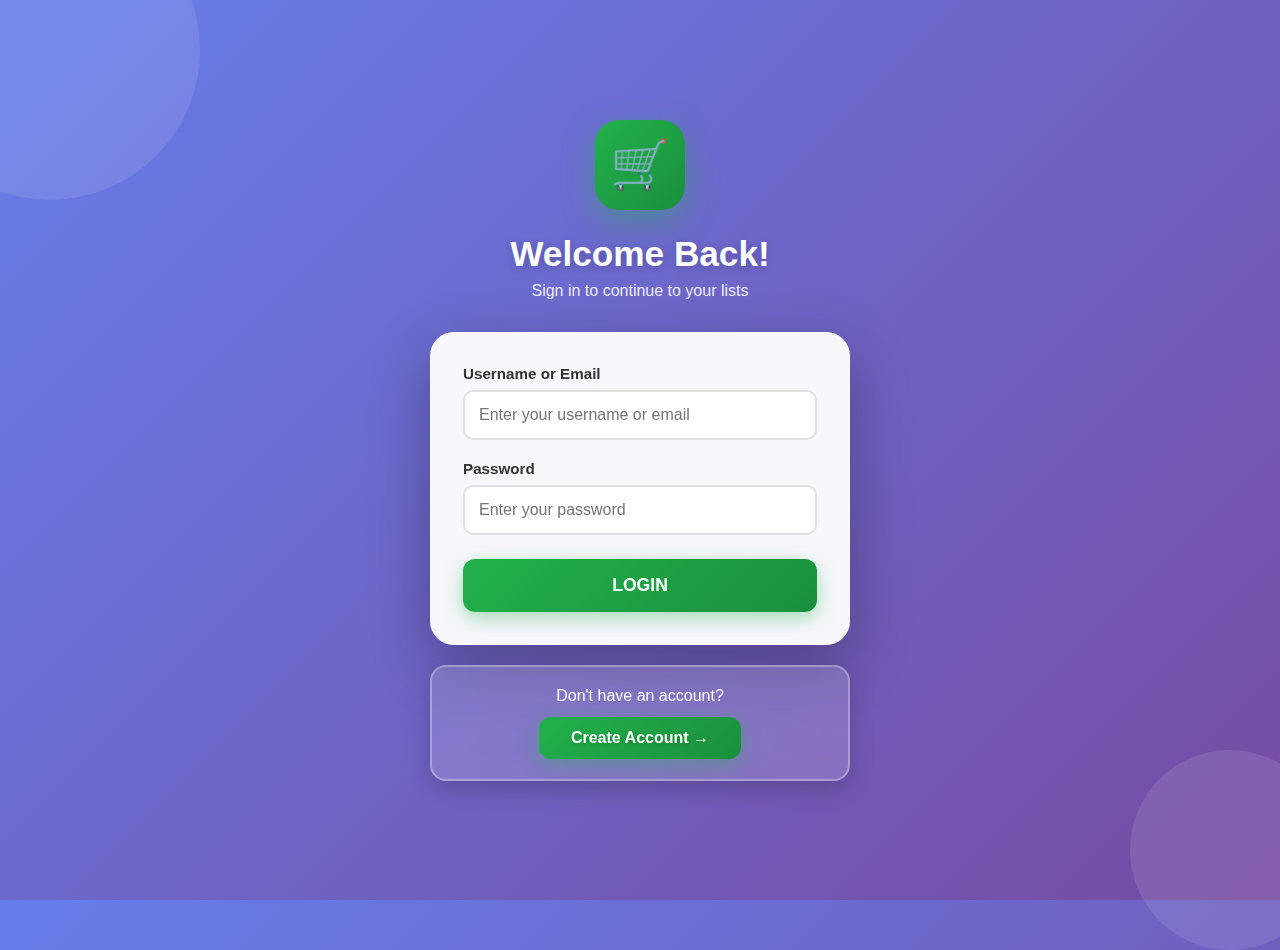
<file: UIUX/detail_list.html>
<!-- detail_list.html -->
<!DOCTYPE html>
<html lang="en">
<head>
    <meta charset="UTF-8">
    <meta name="viewport" content="width=device-width, initial-scale=1.0">
    <title>List Detail</title>
    <link rel="stylesheet" href="style.css">
    <link rel="stylesheet" href="theme-styles.css">
    <script src="theme-handler.js"></script>
    <script src="user-data-helper.js"></script>
    <script src="premium-system.js"></script>
</head>
<body>
    <div class="container">
        <div class="header" style="display: flex; align-items: center; justify-content: space-between;">
            <a href="index.html" style="text-decoration: none; font-size: 1.5rem; color: #333;">&larr;</a>
            <h1 id="list-title" style="flex: 1; text-align: center; margin: 0;">My List</h1>
            <span id="menu-btn" style="font-size: 1.5rem; color: #333; cursor: pointer;">⋮</span>
        </div>
        <div class="content" id="items-container" style="padding: 20px; min-height: 400px;">
            <!-- Items will be loaded here -->
        </div>
    </div>
    
    <!-- Custom Delete Notification -->
    <div id="delete-notification" style="display: none; position: fixed; top: 0; left: 0; right: 0; bottom: 0; background: rgba(0,0,0,0.5); z-index: 1000; backdrop-filter: blur(4px);">
        <div id="notification-content" style="position: absolute; top: 50%; left: 50%; transform: translate(-50%, -50%) scale(0.8); background: #fff; border-radius: 20px; padding: 24px; width: 85%; max-width: 320px; box-shadow: 0 20px 60px rgba(0,0,0,0.3); opacity: 0; transition: all 0.3s cubic-bezier(0.34, 1.56, 0.64, 1);">
            <div style="text-align: center; margin-bottom: 20px;">
                <div style="width: 60px; height: 60px; background: linear-gradient(135deg, #ff6b6b 0%, #ee5a6f 100%); border-radius: 50%; display: flex; align-items: center; justify-content: center; margin: 0 auto 16px; font-size: 2rem; box-shadow: 0 4px 12px rgba(255,107,107,0.3);">🗑️</div>
                <h3 style="margin: 0 0 8px 0; font-size: 1.3rem; color: #333;">Delete Item?</h3>
                <p id="delete-item-name" style="margin: 0; color: #666; font-size: 0.95rem;">Are you sure you want to delete this item?</p>
            </div>
            <div style="display: flex; gap: 12px;">
                <button id="cancel-delete" style="flex: 1; padding: 14px; border: 2px solid #ddd; background: #fff; color: #666; border-radius: 12px; font-size: 1rem; font-weight: 600; cursor: pointer; transition: all 0.2s;">Cancel</button>
                <button id="confirm-delete" style="flex: 1; padding: 14px; border: none; background: linear-gradient(135deg, #ff6b6b 0%, #ee5a6f 100%); color: #fff; border-radius: 12px; font-size: 1rem; font-weight: 600; cursor: pointer; box-shadow: 0 4px 12px rgba(255,107,107,0.3); transition: all 0.2s;">Delete</button>
            </div>
        </div>
    </div>
    <script>
        // Check if user is logged in
        if (localStorage.getItem('isLoggedIn') !== 'true') {
            window.location.href = 'login.html';
        }
        
        // Load list name and items from localStorage
        document.addEventListener('DOMContentLoaded', function() {
            const listName = localStorage.getItem('currentListName') || 'My List';
            document.getElementById('list-title').textContent = listName;
            
            loadItems();
        });

        function getTextColor() {
            return document.body.classList.contains('dark-mode') ? '#e0e0e0' : '#333';
        }

        function loadItems() {
            const items = JSON.parse(localStorage.getItem('listItems') || '[]');
            const container = document.getElementById('items-container');
            
            if (items.length === 0) {
                // Empty state
                container.innerHTML = `
                    <div style="text-align: center; padding: 60px 20px;">
                        <div style="font-size: 3rem; margin-bottom: 20px; color: #ddd;">📝</div>
                        <h3 style="font-size: 1.2rem; color: ${getTextColor()}; margin-bottom: 12px; font-weight: 600;">No items yet</h3>
                        <p style="font-size: 0.95rem; color: #888; margin-bottom: 32px;">Start adding items to your list</p>
                        <a href="tambah_item.html" style="display: inline-block; background: #22b14c; color: #fff; border-radius: 28px; font-size: 1.1rem; padding: 16px 40px; text-decoration: none; font-weight: bold; box-shadow: 0 4px 12px rgba(34,177,76,0.2); transition: all 0.2s;">+ ADD ITEM</a>
                    </div>
                `;
            } else {
                // Display items
                container.innerHTML = '';
                items.forEach((item, index) => {
                    const itemDiv = document.createElement('div');
                    itemDiv.style.cssText = 'display: flex; align-items: center; padding: 14px 0; border-bottom: 1px solid #eee;';
                    
                    const checkbox = document.createElement('input');
                    checkbox.type = 'checkbox';
                    checkbox.checked = item.checked || false;
                    checkbox.style.cssText = 'width: 22px; height: 22px; margin-right: 14px; cursor: pointer; accent-color: #22b14c;';
                    checkbox.addEventListener('change', function() {
                        items[index].checked = this.checked;
                        localStorage.setItem('listItems', JSON.stringify(items));
                        updateAllLists(items);
                        loadItems(); // Reload to update styling
                    });
                    
                    const labelContainer = document.createElement('div');
                    labelContainer.style.cssText = 'flex: 1; display: flex; flex-direction: column;';
                    
                    const label = document.createElement('span');
                    label.textContent = item.name;
                    label.style.cssText = 'font-size: 1.05rem; color: ' + (item.checked ? '#999' : getTextColor()) + '; text-decoration: ' + (item.checked ? 'line-through' : 'none') + ';';
                    
                    const priceSpan = document.createElement('span');
                    const itemPrice = item.price || getItemPrice(item.name);
                    priceSpan.textContent = itemPrice;
                    priceSpan.style.cssText = 'font-size: 0.9rem; color: ' + (item.checked ? '#bbb' : '#22b14c') + '; font-weight: 600; margin-top: 2px;';
                    
                    labelContainer.appendChild(label);
                    labelContainer.appendChild(priceSpan);
                    
                    const deleteBtn = document.createElement('button');
                    deleteBtn.textContent = '🗑️';
                    deleteBtn.style.cssText = 'background: none; border: none; font-size: 1.2rem; cursor: pointer; padding: 4px 8px;';
                    deleteBtn.addEventListener('click', function() {
                        showDeleteNotification(item.name, index);
                    });
                    
                    itemDiv.appendChild(checkbox);
                    itemDiv.appendChild(labelContainer);
                    itemDiv.appendChild(deleteBtn);
                    container.appendChild(itemDiv);
                });
                
                // Calculate totals
                const total = items.length;
                const checked = items.filter(i => i.checked).length;
                let totalPrice = 0;
                let checkedPrice = 0;
                let uncheckedPrice = 0;
                
                items.forEach(item => {
                    const price = parsePrice(item.price || getItemPrice(item.name));
                    totalPrice += price;
                    if (item.checked) {
                        checkedPrice += price;
                    } else {
                        uncheckedPrice += price;
                    }
                });
                
                // Add summary
                const summary = document.createElement('div');
                summary.style.cssText = 'margin-top: 20px; padding: 16px; background: linear-gradient(135deg, #f8f9fa 0%, #e9ecef 100%); border-radius: 12px; border: 1px solid #dee2e6;';
                
                let summaryHTML = `
                    <div style="display: flex; justify-content: space-between; margin-bottom: 8px;">
                        <span style="color: #666;">Items Completed:</span>
                        <strong style="color: ${getTextColor()};">${checked}/${total}</strong>
                    </div>
                    <div style="display: flex; justify-content: space-between; margin-bottom: 8px;">
                        <span style="color: #666;">Unchecked Total:</span>
                        <strong style="color: #ff9800;">${formatPrice(uncheckedPrice)}</strong>
                    </div>
                `;
                
                // Only show Checked Total and Grand Total if there are checked items
                if (checked > 0) {
                    summaryHTML += `
                        <div style="display: flex; justify-content: space-between; margin-bottom: 8px;">
                            <span style="color: #666;">Checked Total:</span>
                            <strong style="color: #22b14c;">${formatPrice(checkedPrice)}</strong>
                        </div>
                        <div style="border-top: 2px solid #dee2e6; margin: 12px 0; padding-top: 12px; display: flex; justify-content: space-between;">
                            <span style="font-size: 1.1rem; font-weight: bold; color: ${getTextColor()};">Grand Total:</span>
                            <strong style="font-size: 1.2rem; color: #22b14c;">${formatPrice(totalPrice)}</strong>
                        </div>
                    `;
                }
                
                summary.innerHTML = summaryHTML;
                container.appendChild(summary);
                
                // Check if user can add more items
                const listIndex = parseInt(localStorage.getItem('currentListIndex'));
                const canAdd = canAddItem(listIndex);
                
                if (canAdd.allowed) {
                    // Add button at bottom
                    const addBtn = document.createElement('a');
                    addBtn.href = 'tambah_item.html';
                    addBtn.style.cssText = 'display: block; margin: 24px auto 0; background: #22b14c; color: #fff; border-radius: 28px; font-size: 1.1rem; padding: 16px 40px; text-decoration: none; font-weight: bold; box-shadow: 0 4px 12px rgba(34,177,76,0.2); text-align: center; max-width: 200px;';
                    addBtn.textContent = '+ ADD ITEM';
                    container.appendChild(addBtn);
                } else {
                    // Show upgrade prompt
                    const upgradePrompt = document.createElement('div');
                    upgradePrompt.style.cssText = 'margin: 24px 20px; padding: 20px; background: linear-gradient(135deg, #FFD700 0%, #FFA500 100%); border-radius: 16px; text-align: center; box-shadow: 0 4px 12px rgba(255,165,0,0.3);';
                    upgradePrompt.innerHTML = `
                        <div style="font-size: 2rem; margin-bottom: 12px;">💎</div>
                        <div style="font-size: 1.2rem; font-weight: bold; color: #000; margin-bottom: 8px;">Free Limit Reached</div>
                        <div style="font-size: 0.9rem; color: #333; margin-bottom: 16px;">You've reached the maximum of 5 items for free accounts</div>
                        <button onclick="showUpgradeModal()" style="background: #000; color: #FFD700; border: none; padding: 12px 24px; border-radius: 8px; font-weight: bold; cursor: pointer; font-size: 1rem;">
                            ⚡ Upgrade to Premium
                        </button>
                    `;
                    container.appendChild(upgradePrompt);
                }
            }
        }

        function getItemPrice(itemName) {
            // Database harga item (harga dalam Rupiah)
            const priceDatabase = {
                'beras 5kg': 65000, 'beras': 13000, 'minyak goreng 2l': 32000, 'minyak goreng': 16000, 'minyak': 16000,
                'gula pasir 1kg': 15000, 'gula pasir': 15000, 'gula': 15000, 'telur 1kg': 28000, 'telur': 28000,
                'susu uht': 12000, 'susu': 12000, 'roti tawar': 14000, 'roti': 10000, 'sabun mandi': 8000, 'sabun': 5000,
                'deterjen': 18000, 'shampo': 15000, 'pasta gigi': 12000, 'tisu': 8000, 'sayur bayam': 5000, 'bayam': 5000,
                'wortel': 8000, 'kentang': 12000, 'bawang merah': 35000, 'bawang putih': 40000, 'cabai': 25000, 'cabe': 25000,
                'tomat': 10000, 'daging ayam': 35000, 'ayam': 35000, 'ikan': 40000, 'ikan segar': 45000, 'tempe': 8000, 'tahu': 6000,
                'sayur kangkung': 4000, 'kangkung': 4000, 'cabai rawit': 30000, 'jahe': 15000, 'kunyit': 12000, 'lengkuas': 10000,
                'daun salam': 5000, 'serai': 3000, 'selai': 18000, 'mentega': 22000, 'sereal': 35000, 'keju': 45000, 'yogurt': 15000,
                'oatmeal': 28000, 'madu': 40000, 'nasi': 5000, 'sambal': 8000, 'lauk pauk': 20000, 'lauk': 20000, 'sop': 15000,
                'sup': 15000, 'kerupuk': 5000, 'sayur': 8000, 'buah': 15000, 'salad': 20000, 'protein': 35000, 'karbohidrat': 10000,
                'minuman': 8000, 'dessert': 25000, 'keripik': 10000, 'coklat': 15000, 'biskuit': 12000, 'permen': 5000, 'kacang': 15000,
                'wafer': 8000, 'cookies': 20000, 'popcorn': 12000, 'es krim': 18000, 'jelly': 8000, 'air mineral': 5000, 'teh': 8000,
                'kopi': 12000, 'jus': 15000, 'soda': 8000, 'sirup': 18000, 'minuman energi': 10000, 'yogurt drink': 12000,
                'smoothie': 25000, 'kue': 50000, 'snack': 15000, 'piring kertas': 10000, 'gelas plastik': 8000, 'balon': 15000,
                'dekorasi': 30000, 'es batu': 5000, 'serbet': 8000, 'lilin': 10000, 'kue ulang tahun': 150000, 'hadiah': 100000,
                'topi pesta': 15000, 'confetti': 12000, 'nasi kotak': 25000, 'tikar': 50000, 'kantong sampah': 8000, 'sunblock': 45000,
                'payung': 75000, 'cooler box': 150000, 'cemilan': 15000, 'sayur fresh': 10000, 'daging': 50000, 'bumbu dapur': 20000,
                'pizza': 85000
            };
            
            const itemLower = itemName.toLowerCase();
            if (priceDatabase[itemLower]) return formatPrice(priceDatabase[itemLower]);
            for (let key in priceDatabase) {
                if (itemLower.includes(key) || key.includes(itemLower)) return formatPrice(priceDatabase[key]);
            }
            return 'Rp 10.000';
        }
        
        function formatPrice(price) {
            if (typeof price === 'string') return price;
            return 'Rp ' + price.toLocaleString('id-ID');
        }
        
        function parsePrice(priceString) {
            if (typeof priceString === 'number') return priceString;
            return parseInt(priceString.replace(/[^0-9]/g, '')) || 0;
        }

        let deleteItemIndex = null;
        
        function showDeleteNotification(itemName, index) {
            deleteItemIndex = index;
            const notification = document.getElementById('delete-notification');
            const content = document.getElementById('notification-content');
            const itemNameEl = document.getElementById('delete-item-name');
            
            itemNameEl.innerHTML = `Are you sure you want to delete <strong style="color: ${getTextColor()};">${itemName}</strong>?`;
            
            notification.style.display = 'block';
            setTimeout(() => {
                content.style.opacity = '1';
                content.style.transform = 'translate(-50%, -50%) scale(1)';
            }, 10);
        }
        
        function hideDeleteNotification() {
            const notification = document.getElementById('delete-notification');
            const content = document.getElementById('notification-content');
            
            content.style.opacity = '0';
            content.style.transform = 'translate(-50%, -50%) scale(0.8)';
            
            setTimeout(() => {
                notification.style.display = 'none';
                deleteItemIndex = null;
            }, 300);
        }
        
        document.getElementById('cancel-delete').addEventListener('click', function() {
            hideDeleteNotification();
        });
        
        document.getElementById('confirm-delete').addEventListener('click', function() {
            if (deleteItemIndex !== null) {
                const items = JSON.parse(localStorage.getItem('listItems') || '[]');
                items.splice(deleteItemIndex, 1);
                localStorage.setItem('listItems', JSON.stringify(items));
                updateAllLists(items);
                hideDeleteNotification();
                loadItems();
            }
        });
        
        // Close notification when clicking outside
        document.getElementById('delete-notification').addEventListener('click', function(e) {
            if (e.target === this) {
                hideDeleteNotification();
            }
        });

        function updateAllLists(items) {
            const listIndex = parseInt(localStorage.getItem('currentListIndex'));
            const allLists = getUserLists();
            
            if (allLists[listIndex] !== undefined) {
                allLists[listIndex].items = items;
                allLists[listIndex].totalItems = items.length;
                allLists[listIndex].itemCount = items.filter(item => item.checked).length;
                const progress = items.length > 0 ? Math.round((items.filter(item => item.checked).length / items.length) * 100) : 0;
                allLists[listIndex].progress = progress;
                saveUserLists(allLists);
            }
        }
    </script>
</body>
</html>
</file>
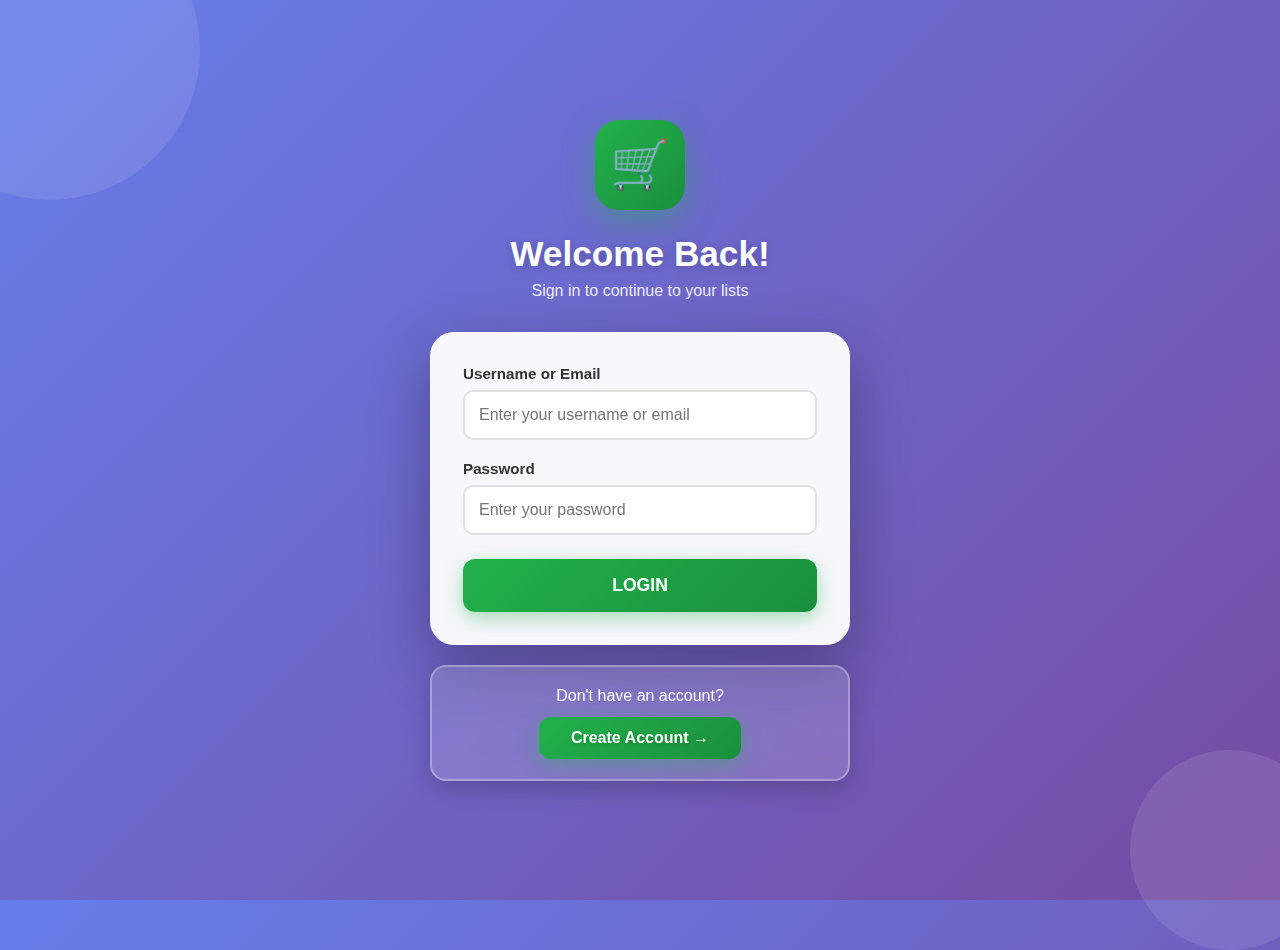
<file: UIUX/login.html>
<!DOCTYPE html>
<html lang="en">
<head>
    <meta charset="UTF-8">
    <meta name="viewport" content="width=device-width, initial-scale=1.0">
    <title>Login - Shopping List</title>
    <link rel="stylesheet" href="style.css">
    <link rel="stylesheet" href="theme-styles.css">
    <script src="theme-handler.js"></script>
</head>
<body style="background: linear-gradient(135deg, #667eea 0%, #764ba2 100%); min-height: 100vh; display: flex; align-items: center; justify-content: center; padding: 40px 20px; position: relative; overflow-x: hidden;">
    <!-- Animated Background Circles -->
    <div style="position: absolute; width: 300px; height: 300px; background: rgba(255,255,255,0.1); border-radius: 50%; top: -100px; left: -100px; animation: float 6s ease-in-out infinite;"></div>
    <div style="position: absolute; width: 200px; height: 200px; background: rgba(255,255,255,0.1); border-radius: 50%; bottom: -50px; right: -50px; animation: float 8s ease-in-out infinite reverse;"></div>
    
    <style>
        @keyframes float {
            0%, 100% { transform: translateY(0px); }
            50% { transform: translateY(-20px); }
        }
        @keyframes slideIn {
            from { opacity: 0; transform: translateY(30px); }
            to { opacity: 1; transform: translateY(0); }
        }
        @keyframes pulse {
            0%, 100% { transform: scale(1); }
            50% { transform: scale(1.05); }
        }
        @keyframes shake {
            0%, 100% { transform: translateX(0); }
            25% { transform: translateX(-10px); }
            75% { transform: translateX(10px); }
        }
    </style>
    
    <div style="max-width: 420px; width: 100%; animation: slideIn 0.6s ease; position: relative; z-index: 1;">
        <!-- Logo/Icon -->
        <div style="text-align: center; margin-bottom: 32px;">
            <div style="width: 90px; height: 90px; background: linear-gradient(135deg, #22b14c 0%, #1a8f3d 100%); border-radius: 24px; display: flex; align-items: center; justify-content: center; margin: 0 auto 24px; font-size: 3rem; box-shadow: 0 12px 32px rgba(34,177,76,0.4); animation: pulse 2s ease-in-out infinite;">
                🛒
            </div>
            <h1 style="margin: 0 0 8px 0; font-size: 2.2rem; color: #fff; font-weight: 700; text-shadow: 0 2px 10px rgba(0,0,0,0.2);">Welcome Back!</h1>
            <p style="margin: 0; color: rgba(255,255,255,0.9); font-size: 1rem;">Sign in to continue to your lists</p>
        </div>

        <!-- Login Form -->
        <div style="background: rgba(255,255,255,0.95); backdrop-filter: blur(10px); border-radius: 24px; padding: 32px; box-shadow: 0 20px 60px rgba(0,0,0,0.3); margin-bottom: 20px; border: 1px solid rgba(255,255,255,0.2);">
            <form id="login-form">
                <div style="margin-bottom: 20px;">
                    <label style="display: block; margin-bottom: 8px; color: #333; font-weight: 600; font-size: 0.95rem;">Username or Email</label>
                    <input type="text" id="username" placeholder="Enter your username or email" required style="width: 100%; padding: 14px; border: 2px solid #e0e0e0; border-radius: 10px; font-size: 1rem; box-sizing: border-box; transition: border-color 0.2s;">
                </div>
                
                <div style="margin-bottom: 24px;">
                    <label style="display: block; margin-bottom: 8px; color: #333; font-weight: 600; font-size: 0.95rem;">Password</label>
                    <input type="password" id="password" placeholder="Enter your password" required style="width: 100%; padding: 14px; border: 2px solid #e0e0e0; border-radius: 10px; font-size: 1rem; box-sizing: border-box; transition: border-color 0.2s;">
                </div>

                <div id="error-message" style="display: none; padding: 12px; background: #ffebee; border-left: 4px solid #f44336; border-radius: 8px; margin-bottom: 20px; color: #c62828; font-size: 0.9rem;"></div>

                <button type="submit" id="login-btn" style="width: 100%; padding: 16px; background: linear-gradient(135deg, #22b14c 0%, #1a8f3d 100%); color: #fff; border: none; border-radius: 12px; font-size: 1.1rem; font-weight: bold; cursor: pointer; box-shadow: 0 6px 20px rgba(34,177,76,0.4); transition: all 0.3s; position: relative; overflow: hidden;">
                    <span id="btn-text">LOGIN</span>
                    <span id="btn-loader" style="display: none;">🔄 Logging in...</span>
                </button>
            </form>
        </div>

        <!-- Register Link -->
        <div style="text-align: center; background: rgba(255,255,255,0.15); backdrop-filter: blur(10px); padding: 20px; border-radius: 16px; border: 2px solid rgba(255,255,255,0.3); box-shadow: 0 8px 24px rgba(0,0,0,0.2);">
            <p style="margin: 0 0 12px 0; color: #fff; font-size: 1rem; font-weight: 500;">
                Don't have an account?
            </p>
            <a href="register.html" style="display: inline-block; background: linear-gradient(135deg, #22b14c 0%, #1a8f3d 100%); color: #fff; padding: 12px 32px; border-radius: 12px; text-decoration: none; font-weight: 700; font-size: 1rem; box-shadow: 0 6px 20px rgba(34,177,76,0.4); transition: all 0.3s; text-shadow: 0 2px 4px rgba(0,0,0,0.2);">
                Create Account →
            </a>
        </div>
    </div>

    <script>
        // Pre-register premium accounts if not exists
        function initializePremiumAccounts() {
            const users = JSON.parse(localStorage.getItem('users') || '[]');
            const premiumAccounts = [
                { username: 'userpremium', email: 'userpremium@gmail.com', password: 'userpremium123', isPremium: true }
            ];
            
            premiumAccounts.forEach(premiumUser => {
                const existingUserIndex = users.findIndex(u => u.username === premiumUser.username);
                
                if (existingUserIndex === -1) {
                    // User doesn't exist, add new
                    users.push({
                        ...premiumUser,
                        createdAt: new Date().toISOString()
                    });
                } else {
                    // User exists, update data to ensure correct info
                    users[existingUserIndex] = {
                        ...users[existingUserIndex],
                        ...premiumUser,
                        createdAt: users[existingUserIndex].createdAt // Keep original creation date
                    };
                }
            });
            
            localStorage.setItem('users', JSON.stringify(users));
        }
        
        // Initialize premium accounts on page load
        initializePremiumAccounts();
        
        // Check if already logged in
        if (localStorage.getItem('isLoggedIn') === 'true') {
            window.location.href = 'index.html';
        }

        // Focus effects
        document.querySelectorAll('input').forEach(input => {
            input.addEventListener('focus', function() {
                this.style.borderColor = '#22b14c';
            });
            input.addEventListener('blur', function() {
                this.style.borderColor = '#e0e0e0';
            });
        });

        // Button hover effect
        document.querySelector('button[type="submit"]').addEventListener('mouseenter', function() {
            this.style.transform = 'translateY(-2px)';
        });
        document.querySelector('button[type="submit"]').addEventListener('mouseleave', function() {
            this.style.transform = 'translateY(0)';
        });
        
        // Register button hover effect
        const registerLink = document.querySelector('a[href="register.html"]');
        if (registerLink) {
            registerLink.addEventListener('mouseenter', function() {
                this.style.transform = 'translateY(-2px) scale(1.02)';
                this.style.boxShadow = '0 8px 24px rgba(34,177,76,0.5)';
            });
            registerLink.addEventListener('mouseleave', function() {
                this.style.transform = 'translateY(0) scale(1)';
                this.style.boxShadow = '0 6px 20px rgba(34,177,76,0.4)';
            });
        }

        // Login form submission
        document.getElementById('login-form').addEventListener('submit', function(e) {
            e.preventDefault();
            
            const usernameOrEmail = document.getElementById('username').value.trim();
            const password = document.getElementById('password').value.trim();
            const errorMsg = document.getElementById('error-message');
            const loginBtn = document.getElementById('login-btn');
            const btnText = document.getElementById('btn-text');
            const btnLoader = document.getElementById('btn-loader');
            
            // Hide error message
            errorMsg.style.display = 'none';
            
            // Show loading state
            loginBtn.disabled = true;
            loginBtn.style.opacity = '0.8';
            btnText.style.display = 'none';
            btnLoader.style.display = 'inline';
            
            // Simulate loading (for better UX)
            setTimeout(() => {
                // Get users from localStorage
                const users = JSON.parse(localStorage.getItem('users') || '[]');
                
                // Check if user exists (allow login with username OR email)
                const user = users.find(u => 
                    (u.username === usernameOrEmail || u.email === usernameOrEmail) && 
                    u.password === password
                );
                
                if (user) {
                    // Login successful
                    btnLoader.textContent = '✅ Success! Redirecting...';
                    btnLoader.style.color = '#fff';
                    loginBtn.style.background = 'linear-gradient(135deg, #4CAF50 0%, #45a049 100%)';
                    
                    setTimeout(() => {
                        localStorage.setItem('isLoggedIn', 'true');
                        localStorage.setItem('currentUser', user.username);
                        
                        // Redirect admin to admin panel
                        if (user.username === 'admin') {
                            window.location.href = 'admin.html';
                        } else {
                            window.location.href = 'index.html';
                        }
                    }, 800);
                } else {
                    // Login failed
                    errorMsg.textContent = '❌ Invalid username/email or password!';
                    errorMsg.style.display = 'block';
                    errorMsg.style.animation = 'shake 0.5s';
                    
                    // Reset button
                    loginBtn.disabled = false;
                    loginBtn.style.opacity = '1';
                    btnText.style.display = 'inline';
                    btnLoader.style.display = 'none';
                    
                    // Shake form
                    document.getElementById('login-form').style.animation = 'shake 0.5s';
                }
            }, 800);
        });
    </script>

    <style>
        @keyframes shake {
            0%, 100% { transform: translateX(0); }
            25% { transform: translateX(-10px); }
            75% { transform: translateX(10px); }
        }
    </style>
</body>
</html>
</file>
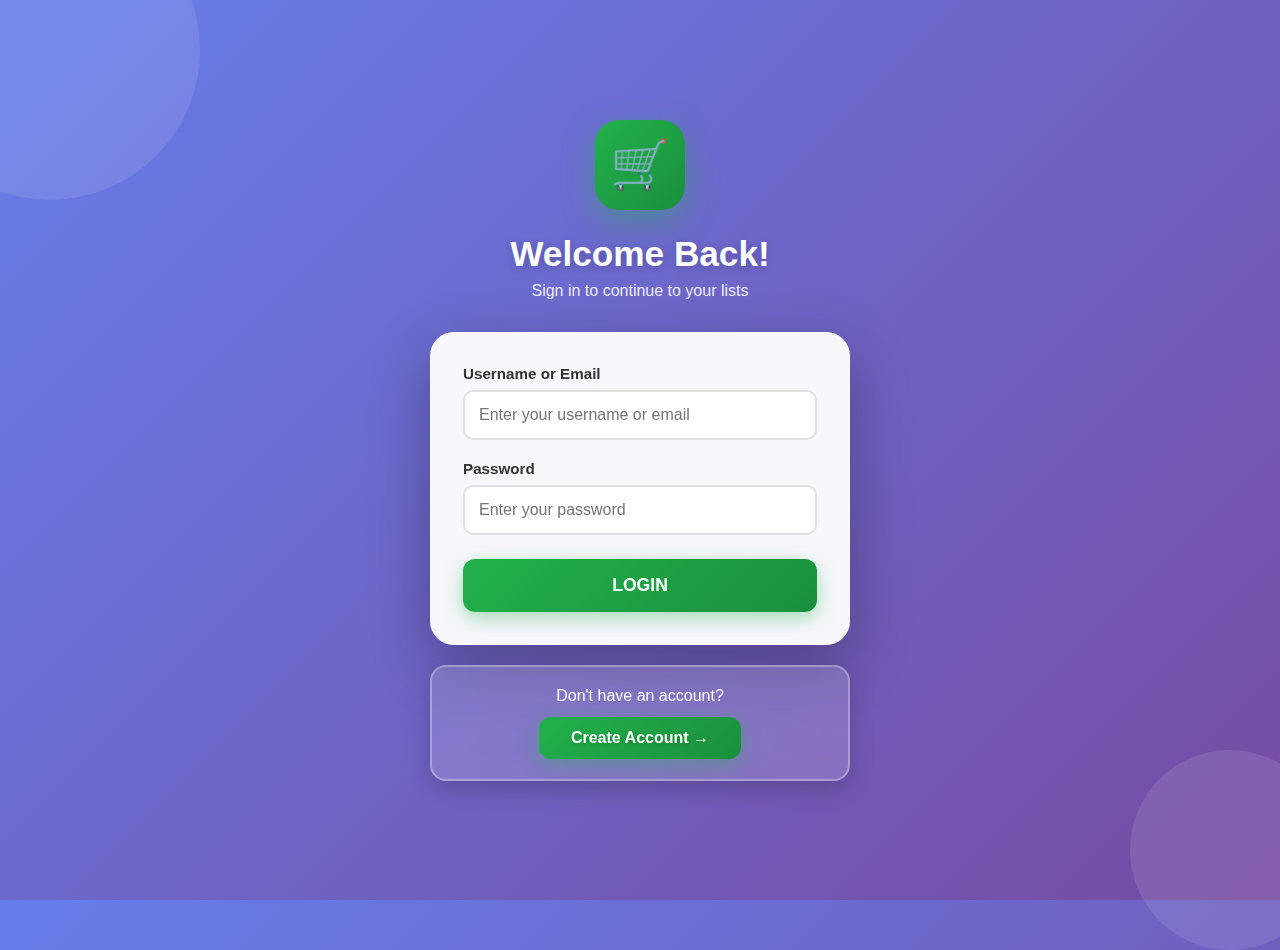
<file: UIUX/pengaturan.html>
<!-- pengaturan.html (Versi Lengkap dengan Navigasi) -->
<!DOCTYPE html>
<html lang="en">
<head>
    <meta charset="UTF-8">
    <meta name="viewport" content="width=device-width, initial-scale=1.0">
    <title>Pengaturan</title>
    <link rel="stylesheet" href="style.css">
</head>
<body>
    <div class="container">
        <div class="header">
            <!-- Tombol kembali ini bisa Anda hapus jika sudah ada navigasi bawah,
                 tapi tidak apa-apa jika tetap ada untuk saat ini. -->
            <a href="index.html" style="text-decoration: none;">&larr; Back</a>
            <h1>Pengaturan</h1>
        </div>
        <div class="content">
            <!-- Daftar Menu Pengaturan -->
            <div class="settings-list">
                <div class="settings-item">
                    <span>Remove Ads</span>
                </div>
                <div class="settings-item">
                    <span>Rate Us on Play Store</span>
                </div>
                <div class="settings-item">
                    <span>Send Feedback</span>
                </div>
                <div class="settings-item">
                    <span>Privacy Policy</span>
                </div>
                <div class="settings-item">
                    <span>Terms of Service</span>
                </div>
            </div>
            
            <div class="app-version">
                <p>App Version 1.0.0 (MVP)</p>
            </div>
        </div>
    </div> <!-- Akhir dari .container -->

    <!-- ======================================================= -->
    <!-- == BAGIAN BARU: BILAH NAVIGASI BAWAH DITAMBAHKAN DI SINI == -->
    <!-- ======================================================= -->
    <div class="bottom-nav">
        <a href="index.html" class="nav-item">
            <span>Lists</span>
        </a>
        <a href="pengaturan.html" class="nav-item active"> <!-- Perhatikan kelas 'active' di sini -->
            <span>Pengaturan</span>
        </a>
    </div>
    <!-- ======================================================= -->
    <!-- =================== AKHIR BAGIAN BARU =================== -->
    <!-- ======================================================= -->

    <script>
        // Check if user is logged in
        if (localStorage.getItem('isLoggedIn') !== 'true') {
            window.location.href = 'login.html';
        }
    </script>
    <script src="script.js"></script>
</body>
</html>
</file>
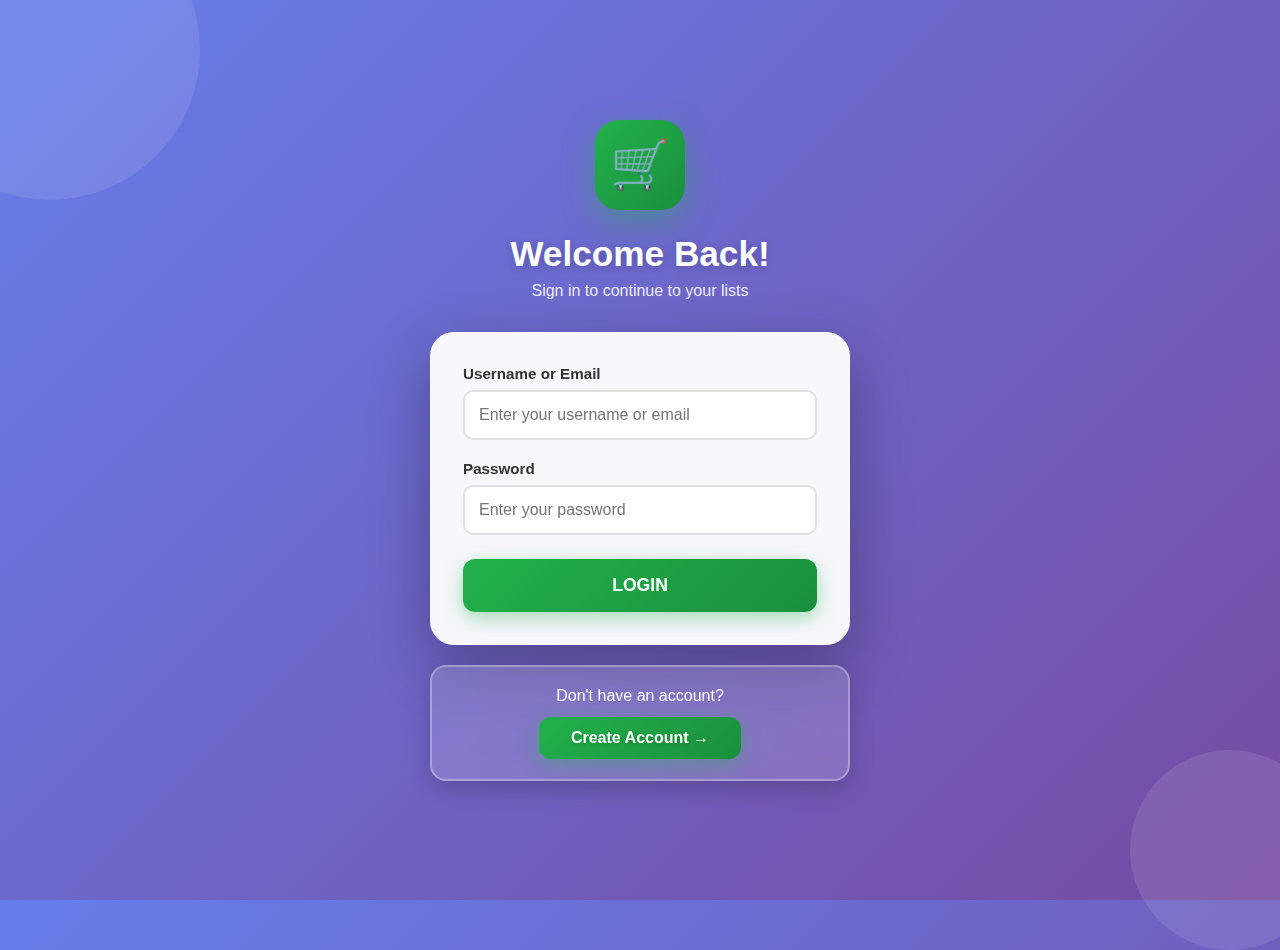
<file: UIUX/profile.html>
<!DOCTYPE html>
<html lang="en">
<head>
    <meta charset="UTF-8">
    <meta name="viewport" content="width=device-width, initial-scale=1.0">
    <title>Profile</title>
    <link rel="stylesheet" href="style.css">
    <link rel="stylesheet" href="theme-styles.css">
    <script src="theme-handler.js"></script>
    <script src="user-data-helper.js"></script>
    <script src="premium-system.js"></script>
</head>
<body>
    <div class="container">
        <!-- Header with Greeting -->
        <div style="padding: 24px 20px; background: linear-gradient(135deg, #22b14c 0%, #1a8f3d 100%);">
            <div style="display: flex; align-items: center; justify-content: space-between;">
                <div>
                    <h1 style="margin: 0; color: #fff; font-size: 2rem;">Hello! 👋</h1>
                    <p id="username-display" style="margin: 8px 0 0 0; color: rgba(255,255,255,0.9); font-size: 0.95rem;">Welcome to your profile</p>
                </div>
                <div style="width: 56px; height: 56px; background: rgba(255,255,255,0.2); border-radius: 50%; display: flex; align-items: center; justify-content: center; font-size: 1.8rem; backdrop-filter: blur(10px);">
                    👤
                </div>
            </div>
        </div>

        <!-- Logout Section -->
        <div style="padding: 20px;">
            <a href="#" onclick="handleLogout()" style="display: block; background: linear-gradient(135deg, #ff6b6b 0%, #ee5a6f 100%); color: #fff; padding: 20px; border-radius: 16px; text-decoration: none; box-shadow: 0 4px 12px rgba(255,107,107,0.3); transition: transform 0.2s;">
                <div style="display: flex; align-items: center; justify-content: space-between;">
                    <div>
                        <div style="font-size: 1.3rem; font-weight: bold; margin-bottom: 4px;">LOG OUT →</div>
                        <div style="font-size: 0.9rem; opacity: 0.95;">Sign out from your account</div>
                    </div>
                </div>
            </a>
        </div>

        <!-- Menu Items -->
        <div style="padding: 0 20px 20px 20px;">
            <!-- Settings -->
            <a href="#" onclick="return handleSettings();" class="menu-item" style="display: flex; align-items: center; padding: 16px; background: #fff; border: 1px solid #e0e0e0; border-radius: 12px; margin-bottom: 12px; text-decoration: none; color: #333; transition: all 0.2s;">
                <div style="width: 40px; height: 40px; background: #f5f5f5; border-radius: 10px; display: flex; align-items: center; justify-content: center; font-size: 1.3rem; margin-right: 16px;">
                    ⚙️
                </div>
                <div style="flex: 1; font-size: 1.05rem; font-weight: 500;">Settings</div>
                <div style="color: #999;">›</div>
            </a>

            <!-- Appearance -->
            <a href="#" onclick="return handleAppearance();" class="menu-item" style="display: flex; align-items: center; padding: 16px; background: #fff; border: 1px solid #e0e0e0; border-radius: 12px; margin-bottom: 12px; text-decoration: none; color: #333; transition: all 0.2s;">
                <div style="width: 40px; height: 40px; background: #f5f5f5; border-radius: 10px; display: flex; align-items: center; justify-content: center; font-size: 1.3rem; margin-right: 16px;">
                    🎨
                </div>
                <div style="flex: 1; font-size: 1.05rem; font-weight: 500;">Appearance</div>
                <div style="color: #999;">›</div>
            </a>

            <!-- Remove Ads -->
            <a href="#" onclick="handleRemoveAds()" class="menu-item" style="display: flex; align-items: center; padding: 16px; background: #fff; border: 1px solid #e0e0e0; border-radius: 12px; margin-bottom: 12px; text-decoration: none; color: #333; transition: all 0.2s;">
                <div style="width: 40px; height: 40px; background: #f5f5f5; border-radius: 10px; display: flex; align-items: center; justify-content: center; font-size: 1.3rem; margin-right: 16px;">
                    💎
                </div>
                <div style="flex: 1; font-size: 1.05rem; font-weight: 500;">Remove ads</div>
                <div style="color: #999;">›</div>
            </a>
            
            <!-- Enjoying the app -->
            <a href="#" onclick="handleRating()" class="menu-item" style="display: flex; align-items: center; padding: 16px; background: #fff; border: 1px solid #e0e0e0; border-radius: 12px; margin-bottom: 12px; text-decoration: none; color: #333; transition: all 0.2s;">
                <div style="width: 40px; height: 40px; background: #fff3e0; border-radius: 10px; display: flex; align-items: center; justify-content: center; font-size: 1.3rem; margin-right: 16px;">
                    ❤️
                </div>
                <div style="flex: 1;">
                    <div style="font-size: 1.05rem; font-weight: 500; margin-bottom: 4px;">Enjoying the app?</div>
                    <div style="font-size: 0.85rem; color: #666;">Rate us ⭐⭐⭐⭐⭐ on Google Play</div>
                </div>
                <div style="color: #999;">›</div>
            </a>

            <!-- Help & Feedback -->
            <a href="#" onclick="handleHelp()" class="menu-item" style="display: flex; align-items: center; padding: 16px; background: #fff; border: 1px solid #e0e0e0; border-radius: 12px; margin-bottom: 12px; text-decoration: none; color: #333; transition: all 0.2s;">
                <div style="width: 40px; height: 40px; background: #f5f5f5; border-radius: 10px; display: flex; align-items: center; justify-content: center; font-size: 1.3rem; margin-right: 16px;">
                    💬
                </div>
                <div style="flex: 1; font-size: 1.05rem; font-weight: 500;">Help & feedback</div>
                <div style="color: #999;">›</div>
            </a>

            <!-- Help us translate -->
            <a href="#" onclick="handleTranslate()" class="menu-item" style="display: flex; align-items: center; padding: 16px; background: #fff; border: 1px solid #e0e0e0; border-radius: 12px; margin-bottom: 24px; text-decoration: none; color: #333; transition: all 0.2s;">
                <div style="width: 40px; height: 40px; background: #f5f5f5; border-radius: 10px; display: flex; align-items: center; justify-content: center; font-size: 1.3rem; margin-right: 16px;">
                    🌐
                </div>
                <div style="flex: 1; font-size: 1.05rem; font-weight: 500;">Help us translate</div>
                <div style="color: #999;">›</div>
            </a>

            <!-- Footer Links -->
            <div style="text-align: center; padding: 20px 0; color: #999; font-size: 0.9rem;">
                <a href="#" style="color: #666; text-decoration: none; margin: 0 12px;">PRIVACY POLICY</a>
                <span style="color: #ddd;">•</span>
                <a href="#" style="color: #666; text-decoration: none; margin: 0 12px;">TERMS OF SERVICE</a>
            </div>

            <!-- App Version -->
<div style="text-align: center; padding: 0 0 100px 0; color: #bbb; font-size: 0.85rem;">
                Version 0.1.0 Beta
            </div>
        </div>
    </div>

    <!-- Settings Modal -->
    <div id="settings-modal" style="display: none; position: fixed; top: 0; left: 0; right: 0; bottom: 0; background: rgba(0,0,0,0.5); z-index: 1000; backdrop-filter: blur(4px);">
        <div id="settings-content" style="position: absolute; bottom: 0; left: 0; right: 0; background: #fff; border-radius: 24px 24px 0 0; padding: 24px; max-height: 70vh; overflow-y: auto; transform: translateY(100%); transition: transform 0.3s cubic-bezier(0.34, 1.56, 0.64, 1);">
            <div style="width: 40px; height: 4px; background: #ddd; border-radius: 2px; margin: 0 auto 20px;"></div>
            <h3 style="margin: 0 0 20px 0; font-size: 1.5rem; color: #333;">⚙️ Settings</h3>
            
            <!-- Notifications -->
            <div style="margin-bottom: 20px;">
                <div style="display: flex; align-items: center; justify-content: space-between; padding: 16px; background: #f8f9fa; border-radius: 12px;">
                    <div>
                        <div style="font-weight: 600; margin-bottom: 4px;">🔔 Notifications</div>
                        <div style="font-size: 0.85rem; color: #666;">Get reminders for your lists</div>
                    </div>
                    <label class="toggle-switch">
                        <input type="checkbox" id="notifications-toggle" onchange="toggleNotifications(this)">
                        <span class="toggle-slider"></span>
                    </label>
                </div>
            </div>
            
            <!-- Data Backup -->
            <div style="margin-bottom: 20px;">
                <div style="display: flex; align-items: center; justify-content: space-between; padding: 16px; background: #f8f9fa; border-radius: 12px;">
                    <div>
                        <div style="font-weight: 600; margin-bottom: 4px;">💾 Auto Backup</div>
                        <div style="font-size: 0.85rem; color: #666;">Backup data automatically</div>
                    </div>
                    <label class="toggle-switch">
                        <input type="checkbox" id="backup-toggle" onchange="toggleBackup(this)">
                        <span class="toggle-slider"></span>
                    </label>
                </div>
            </div>
            
            <!-- Clear Data -->
            <button onclick="clearAllData()" style="width: 100%; padding: 16px; background: #fff; border: 2px solid #ff6b6b; color: #ff6b6b; border-radius: 12px; font-size: 1rem; font-weight: 600; cursor: pointer; margin-bottom: 12px;">
                🗑️ Clear All Data
            </button>
            
            <button onclick="hideSettingsModal()" style="width: 100%; padding: 16px; background: #f5f5f5; border: none; color: #666; border-radius: 12px; font-size: 1rem; font-weight: 600; cursor: pointer;">Close</button>
        </div>
    </div>
    
    <!-- Appearance Modal -->
    <div id="appearance-modal" style="display: none; position: fixed; top: 0; left: 0; right: 0; bottom: 0; background: rgba(0,0,0,0.5); z-index: 1000; backdrop-filter: blur(4px);">
        <div id="appearance-content" style="position: absolute; bottom: 0; left: 0; right: 0; background: #fff; border-radius: 24px 24px 0 0; padding: 24px; max-height: 70vh; overflow-y: auto; transform: translateY(100%); transition: transform 0.3s cubic-bezier(0.34, 1.56, 0.64, 1);">
            <div style="width: 40px; height: 4px; background: #ddd; border-radius: 2px; margin: 0 auto 20px;"></div>
            <h3 style="margin: 0 0 20px 0; font-size: 1.5rem; color: #333;">🎨 Appearance</h3>
            
            <!-- Dark Mode -->
            <div style="margin-bottom: 20px;">
                <div style="display: flex; align-items: center; justify-content: space-between; padding: 16px; background: #f8f9fa; border-radius: 12px;">
                    <div>
                        <div style="font-weight: 600; margin-bottom: 4px;">🌙 Dark Mode</div>
                        <div style="font-size: 0.85rem; color: #666;">Switch to dark theme</div>
                    </div>
                    <label class="toggle-switch">
                        <input type="checkbox" id="darkmode-toggle" onchange="toggleDarkMode(this)">
                        <span class="toggle-slider"></span>
                    </label>
                </div>
            </div>
            
            <!-- Theme Colors -->
            <div style="margin-bottom: 20px;">
                <div style="font-weight: 600; margin-bottom: 12px;">🎨 Theme Color</div>
                <div style="display: grid; grid-template-columns: repeat(4, 1fr); gap: 12px;">
                    <div onclick="changeTheme('#22b14c')" style="width: 100%; aspect-ratio: 1; background: #22b14c; border-radius: 12px; cursor: pointer; border: 3px solid transparent; transition: all 0.2s;" class="theme-color"></div>
                    <div onclick="changeTheme('#2196F3')" style="width: 100%; aspect-ratio: 1; background: #2196F3; border-radius: 12px; cursor: pointer; border: 3px solid transparent; transition: all 0.2s;" class="theme-color"></div>
                    <div onclick="changeTheme('#ff6b6b')" style="width: 100%; aspect-ratio: 1; background: #ff6b6b; border-radius: 12px; cursor: pointer; border: 3px solid transparent; transition: all 0.2s;" class="theme-color"></div>
                    <div onclick="changeTheme('#9c27b0')" style="width: 100%; aspect-ratio: 1; background: #9c27b0; border-radius: 12px; cursor: pointer; border: 3px solid transparent; transition: all 0.2s;" class="theme-color"></div>
                </div>
            </div>
            
            <!-- Font Size -->
            <div style="margin-bottom: 20px;">
                <div style="font-weight: 600; margin-bottom: 12px;">📏 Font Size</div>
                <div style="display: flex; gap: 8px;">
                    <button onclick="changeFontSize('small')" class="font-size-btn" style="flex: 1; padding: 12px; background: #f5f5f5; border: 2px solid #e0e0e0; border-radius: 10px; cursor: pointer; font-weight: 600;">Small</button>
                    <button onclick="changeFontSize('medium')" class="font-size-btn" style="flex: 1; padding: 12px; background: #f5f5f5; border: 2px solid #e0e0e0; border-radius: 10px; cursor: pointer; font-weight: 600;">Medium</button>
                    <button onclick="changeFontSize('large')" class="font-size-btn" style="flex: 1; padding: 12px; background: #f5f5f5; border: 2px solid #e0e0e0; border-radius: 10px; cursor: pointer; font-weight: 600;">Large</button>
                </div>
            </div>
            
            <button onclick="hideAppearanceModal()" style="width: 100%; padding: 16px; background: #f5f5f5; border: none; color: #666; border-radius: 12px; font-size: 1rem; font-weight: 600; cursor: pointer;">Close</button>
        </div>
    </div>
    
    <!-- Toasts Container -->
    <div id="toasts-container" style="position: fixed; right: 16px; bottom: 90px; display: flex; flex-direction: column; gap: 10px; z-index: 2000; align-items: flex-end; max-width: calc(100% - 32px);"></div>

    <!-- Bottom Navigation -->
    <div class="bottom-nav" style="z-index: 9999 !important; pointer-events: auto !important;">
        <a href="index.html" class="nav-item" style="pointer-events: auto !important; cursor: pointer !important;">
            <span class="nav-icon">📋</span>
            <span class="nav-label">Lists</span>
        </a>
        <a href="food_facts.html" class="nav-item" style="pointer-events: auto !important; cursor: pointer !important;">
            <span class="nav-icon">🍎</span>
            <span class="nav-label">Food facts</span>
        </a>
        <a href="profile.html" class="nav-item active" style="pointer-events: auto !important; cursor: pointer !important;">
            <span class="nav-icon">👤</span>
            <span class="nav-label">Profile</span>
        </a>
    </div>

    <script>
        // Check if user is logged in
        const isLoggedIn = localStorage.getItem('isLoggedIn');
        if (!isLoggedIn) {
            window.location.href = 'login.html';
        }
        
        // Redirect admin to admin panel
        const currentUser = localStorage.getItem('currentUser');
        if (currentUser === 'admin') {
            window.location.href = 'admin.html';
        }
        
        // Load dark mode on page load
        if (localStorage.getItem('darkMode') === 'true') {
            document.body.classList.add('dark-mode');
        }
        
        // Load theme color on page load
        const savedColor = localStorage.getItem('themeColor');
        if (savedColor) {
            updateThemeColor(savedColor);
        }
        
        // Load font size on page load
        const savedFontSize = localStorage.getItem('fontSize');
        if (savedFontSize) {
            document.body.classList.add(`font-${savedFontSize}`);
        }

        // Display username
        document.addEventListener('DOMContentLoaded', function() {
            const username = localStorage.getItem('currentUser') || 'Guest';
            document.getElementById('username-display').textContent = `Welcome, ${username}!`;
        });

        // Add hover effects
        document.querySelectorAll('.menu-item').forEach(item => {
            item.addEventListener('mouseenter', function() {
                this.style.backgroundColor = '#f8f9fa';
                this.style.transform = 'translateX(4px)';
            });
            item.addEventListener('mouseleave', function() {
                this.style.backgroundColor = '#fff';
                this.style.transform = 'translateX(0)';
            });
        });

        // Handle menu clicks
        function handleLogout() {
            showLogoutModal();
            return false;
        }
        
        function showLogoutModal() {
            const modal = document.createElement('div');
            modal.id = 'logout-modal';
            modal.style.cssText = 'position: fixed; top: 0; left: 0; right: 0; bottom: 0; background: rgba(0,0,0,0.7); z-index: 10000; display: flex; align-items: center; justify-content: center; backdrop-filter: blur(8px); animation: fadeIn 0.3s ease;';
            
            modal.innerHTML = `
                <style>
                    @keyframes fadeIn {
                        from { opacity: 0; }
                        to { opacity: 1; }
                    }
                    @keyframes slideUp {
                        from { transform: translateY(50px); opacity: 0; }
                        to { transform: translateY(0); opacity: 1; }
                    }
                    @keyframes wave {
                        0%, 100% { transform: rotate(0deg); }
                        25% { transform: rotate(20deg); }
                        75% { transform: rotate(-20deg); }
                    }
                </style>
                <div style="background: white; border-radius: 24px; padding: 40px 32px; max-width: 400px; width: 90%; box-shadow: 0 20px 60px rgba(0,0,0,0.3); animation: slideUp 0.4s cubic-bezier(0.34, 1.56, 0.64, 1); text-align: center;">
                    <div style="font-size: 4rem; margin-bottom: 20px; animation: wave 1s ease infinite;">👋</div>
                    <h2 style="margin: 0 0 12px 0; font-size: 1.8rem; color: #333;">See You Soon!</h2>
                    <p style="color: #666; margin-bottom: 32px; font-size: 1rem; line-height: 1.5;">Are you sure you want to logout?<br>Your data will be saved.</p>
                    
                    <div style="display: flex; gap: 12px;">
                        <button onclick="cancelLogout()" style="flex: 1; padding: 14px; background: #f5f5f5; border: none; color: #666; border-radius: 12px; font-size: 1rem; font-weight: 600; cursor: pointer; transition: all 0.2s;">
                            Cancel
                        </button>
                        <button onclick="confirmLogout()" style="flex: 1; padding: 14px; background: linear-gradient(135deg, #ff6b6b 0%, #ee5a6f 100%); border: none; color: white; border-radius: 12px; font-size: 1rem; font-weight: 600; cursor: pointer; box-shadow: 0 4px 12px rgba(255,107,107,0.3); transition: all 0.2s;">
                            Logout
                        </button>
                    </div>
                </div>
            `;
            
            document.body.appendChild(modal);
            
            // Add hover effects
            const buttons = modal.querySelectorAll('button');
            buttons.forEach(btn => {
                btn.addEventListener('mouseenter', function() {
                    this.style.transform = 'translateY(-2px)';
                    if (this.textContent.trim() === 'Logout') {
                        this.style.boxShadow = '0 6px 16px rgba(255,107,107,0.4)';
                    }
                });
                btn.addEventListener('mouseleave', function() {
                    this.style.transform = 'translateY(0)';
                    if (this.textContent.trim() === 'Logout') {
                        this.style.boxShadow = '0 4px 12px rgba(255,107,107,0.3)';
                    }
                });
            });
        }
        
        function cancelLogout() {
            const modal = document.getElementById('logout-modal');
            if (modal) {
                modal.style.animation = 'fadeOut 0.2s ease';
                setTimeout(() => modal.remove(), 200);
            }
        }
        
        function confirmLogout() {
            const modal = document.getElementById('logout-modal');
            const modalContent = modal.querySelector('div > div');
            
            // Show loading animation
            modalContent.innerHTML = `
                <div style="padding: 20px;">
                    <div style="font-size: 3rem; margin-bottom: 16px; animation: wave 0.6s ease infinite;">👋</div>
                    <div style="font-size: 1.2rem; font-weight: 600; color: #333; margin-bottom: 8px;">Logging out...</div>
                    <div style="width: 200px; height: 4px; background: #f0f0f0; border-radius: 2px; margin: 0 auto; overflow: hidden;">
                        <div style="width: 100%; height: 100%; background: linear-gradient(90deg, #ff6b6b, #ee5a6f); animation: progress 1s ease;"></div>
                    </div>
                </div>
                <style>
                    @keyframes progress {
                        from { transform: translateX(-100%); }
                        to { transform: translateX(0); }
                    }
                </style>
            `;
            
            // Logout after animation
            setTimeout(() => {
                localStorage.removeItem('isLoggedIn');
                localStorage.removeItem('currentUser');
                localStorage.removeItem('currentUserEmail');
                window.location.href = 'login.html';
            }, 1000);
        }

        function handleSettings() {
            const modal = document.getElementById('settings-modal');
            const content = document.getElementById('settings-content');
            modal.style.display = 'block';
            setTimeout(() => {
                content.style.transform = 'translateY(0)';
            }, 10);
            
            // Load saved settings
            document.getElementById('notifications-toggle').checked = localStorage.getItem('notifications') === 'true';
            document.getElementById('backup-toggle').checked = localStorage.getItem('autoBackup') === 'true';
            return false;
        }
        
        function hideSettingsModal() {
            const modal = document.getElementById('settings-modal');
            const content = document.getElementById('settings-content');
            content.style.transform = 'translateY(100%)';
            setTimeout(() => {
                modal.style.display = 'none';
            }, 300);
        }
        
        function toggleNotifications(checkbox) {
            localStorage.setItem('notifications', checkbox.checked);
            showToast(checkbox.checked ? '🔔 Notifications enabled' : '🔕 Notifications disabled', checkbox.checked ? 'success' : 'info');
        }
        
        function toggleBackup(checkbox) {
            localStorage.setItem('autoBackup', checkbox.checked);
            showToast(checkbox.checked ? '💾 Auto backup enabled' : '💾 Auto backup disabled', checkbox.checked ? 'success' : 'info');
        }
        
        function clearAllData() {
            if (confirm('⚠️ Are you sure you want to clear all data?\n\nThis will delete:\n- All lists\n- All items\n- All settings\n\nThis action cannot be undone!')) {
                localStorage.removeItem('allLists');
                localStorage.removeItem('notifications');
                localStorage.removeItem('autoBackup');
                localStorage.removeItem('darkMode');
                localStorage.removeItem('themeColor');
                localStorage.removeItem('fontSize');
                hideSettingsModal();
                showToast('🗑️ All data cleared successfully', 'success');
                setTimeout(() => {
                    window.location.reload();
                }, 1500);
            }
        }

        function handleAppearance() {
            const modal = document.getElementById('appearance-modal');
            const content = document.getElementById('appearance-content');
            modal.style.display = 'block';
            setTimeout(() => {
                content.style.transform = 'translateY(0)';
            }, 10);
            
            // Load saved appearance
            document.getElementById('darkmode-toggle').checked = localStorage.getItem('darkMode') === 'true';
            return false;
        }
        
        function hideAppearanceModal() {
            const modal = document.getElementById('appearance-modal');
            const content = document.getElementById('appearance-content');
            content.style.transform = 'translateY(100%)';
            setTimeout(() => {
                modal.style.display = 'none';
            }, 300);
        }
        
        function toggleDarkMode(checkbox) {
            // Check if feature is available
            const canUse = canUseFeature('dark_mode');
            if (!canUse.allowed) {
                checkbox.checked = false;
                showPremiumFeatureModal('dark_mode');
                return;
            }
            
            localStorage.setItem('darkMode', checkbox.checked);
            if (checkbox.checked) {
                document.body.classList.add('dark-mode');
                showToast('🌙 Dark mode enabled', 'success');
            } else {
                document.body.classList.remove('dark-mode');
                showToast('☀️ Light mode enabled', 'success');
            }
        }
        
        function changeTheme(color) {
            // Check if feature is available
            const canUse = canUseFeature('theme_color');
            if (!canUse.allowed) {
                showPremiumFeatureModal('theme_color');
                return;
            }
            
            localStorage.setItem('themeColor', color);
            document.documentElement.style.setProperty('--primary-color', color);
            
            // Update all elements with primary color
            updateThemeColor(color);
            showToast('🎨 Theme color changed!', 'success');
        }
        
        function updateThemeColor(color) {
            // Update header gradient
            const header = document.querySelector('[style*="linear-gradient"]');
            if (header) {
                const darkerColor = adjustColor(color, -20);
                header.style.background = `linear-gradient(135deg, ${color} 0%, ${darkerColor} 100%)`;
            }
            
            // Update FAB button if exists
            const fab = document.querySelector('.fab');
            if (fab) fab.style.background = color;
            
            // Update toggle switches
            const style = document.createElement('style');
            style.id = 'theme-override';
            style.textContent = `
                input:checked + .toggle-slider {
                    background-color: ${color} !important;
                }
            `;
            const oldStyle = document.getElementById('theme-override');
            if (oldStyle) oldStyle.remove();
            document.head.appendChild(style);
        }
        
        function adjustColor(color, amount) {
            const num = parseInt(color.replace('#', ''), 16);
            const r = Math.max(0, Math.min(255, (num >> 16) + amount));
            const g = Math.max(0, Math.min(255, ((num >> 8) & 0x00FF) + amount));
            const b = Math.max(0, Math.min(255, (num & 0x0000FF) + amount));
            return '#' + ((r << 16) | (g << 8) | b).toString(16).padStart(6, '0');
        }
        
        function changeFontSize(size) {
            localStorage.setItem('fontSize', size);
            
            // Remove previous font size class
            document.body.classList.remove('font-small', 'font-medium', 'font-large');
            
            // Add new font size class
            document.body.classList.add(`font-${size}`);
            
            showToast(`📏 Font size: ${size}`, 'success');
        }
        
        function showToast(message, type = 'success', options = {}) {
            const container = document.getElementById('toasts-container');
            const duration = Math.max(1500, Math.min(options.duration || 3500, 10000));
            const icons = { success: '✓', error: '✕', info: 'ℹ' };
            const toast = document.createElement('div');
            toast.className = 'toast';
            toast.setAttribute('data-type', type);
            toast.innerHTML = `
                <div class="toast-inner">
                    <div class="toast-icon">${icons[type] || icons.success}</div>
                    <div class="toast-content">${message}</div>
                    <button class="toast-close" aria-label="Close">×</button>
                </div>
                <div class="toast-progress"></div>
            `;
            container.appendChild(toast);

            // Trigger show animation
            requestAnimationFrame(() => {
                toast.classList.add('show');
            });

            // Progress bar animation
            const progress = toast.querySelector('.toast-progress');
            progress.style.transition = `transform ${duration}ms linear`;
            requestAnimationFrame(() => {
                progress.style.transform = 'scaleX(0)';
            });

            // Dismiss handlers
            const removeToast = () => {
                toast.classList.remove('show');
                toast.classList.add('hide');
                setTimeout(() => toast.remove(), 250);
            };
            const closeBtn = toast.querySelector('.toast-close');
            closeBtn.addEventListener('click', removeToast);
            toast.addEventListener('click', (e) => {
                if (e.target === toast) removeToast();
            });

            // Auto dismiss
            const timer = setTimeout(removeToast, duration);
            // Pause on hover
            let remaining = duration;
            let start = Date.now();
            toast.addEventListener('mouseenter', () => {
                clearTimeout(timer);
                remaining -= Date.now() - start;
                progress.style.transition = 'none';
            });
            toast.addEventListener('mouseleave', () => {
                start = Date.now();
                progress.style.transition = `transform ${remaining}ms linear`;
                progress.style.transform = 'scaleX(0)';
                setTimeout(removeToast, remaining);
            });
        }
        
        // Close modals when clicking backdrop
        document.addEventListener('click', function(e) {
            if (e.target.id === 'settings-modal') hideSettingsModal();
            if (e.target.id === 'appearance-modal') hideAppearanceModal();
        });

        function handleRemoveAds() {
            showRemoveAdsModal();
            return false;
        }

        function handleRating() {
            showToast('Thank you for your support! ⭐⭐⭐⭐⭐', 'success');
            return false;
        }
        
        // Show Premium Feature Blocked Modal
        function showPremiumFeatureModal(feature) {
            const featureInfo = {
                'dark_mode': {
                    icon: '🌙',
                    title: 'Dark Mode',
                    description: 'Protect your eyes with dark mode',
                    benefit: 'Reduce eye strain and save battery'
                },
                'theme_color': {
                    icon: '🎨',
                    title: 'Custom Theme Colors',
                    description: 'Personalize your app with custom colors',
                    benefit: 'Make the app truly yours'
                }
            };
            
            const info = featureInfo[feature] || featureInfo['dark_mode'];
            
            const modal = document.createElement('div');
            modal.id = 'premium-feature-modal';
            modal.style.cssText = 'position: fixed; top: 0; left: 0; right: 0; bottom: 0; background: rgba(0,0,0,0.8); z-index: 10000; display: flex; align-items: center; justify-content: center; backdrop-filter: blur(10px); animation: fadeIn 0.3s ease;';
            
            modal.innerHTML = `
                <div style="background: #fff; border-radius: 16px; width: min(360px, 92vw); box-shadow: 0 24px 70px rgba(0,0,0,0.45); transform: translateY(10px); opacity: 0; animation: popIn 220ms cubic-bezier(0.34, 1.56, 0.64, 1) forwards; overflow: hidden;">
                    <!-- Header -->
                    <div style="position: relative; background: linear-gradient(135deg, #667eea, #764ba2); padding: 16px 18px 46px 18px; color: #fff; text-align: center;">
                        <div style="position: absolute; top: 10px; right: 12px; cursor: pointer; font-size: 20px; opacity: 0.85;" onclick=\"closePremiumFeatureModal()\">×</div>
                        <div style="width: 54px; height: 54px; border-radius: 50%; background: rgba(255,255,255,0.2); display: grid; place-items: center; font-size: 28px; margin: 0 auto 8px;">${info.icon}</div>
                        <div style="font-size: 1.4rem; font-weight: 800; text-shadow: 0 2px 10px rgba(0,0,0,0.25);">${info.title}</div>
                    </div>
                    <!-- Content -->
                    <div style="padding: 16px 18px;">
                        <div style="display: inline-block; background: #fff3e0; color: #e65100; padding: 6px 10px; border-radius: 14px; font-size: 0.8rem; font-weight: 600; margin-bottom: 10px;">🔒 PREMIUM FEATURE</div>
                        <p style="margin: 0 0 12px 0; color: #555; font-size: 0.95rem;">${info.description}</p>
                        <ul style="margin: 0 0 14px 18px; color: #333; font-size: 0.9rem; line-height: 1.7; padding: 0;">
                            <li>${info.benefit}</li>
                            <li>Unlimited lists & items</li>
                            <li>No advertisements</li>
                            <li>All premium features</li>
                        </ul>
                        <div style="display: flex; gap: 10px;">
                            <button onclick="showUpgradeModal(); closePremiumFeatureModal();" style="flex: 1; padding: 12px; background: linear-gradient(135deg, #FFD700, #FFA500); border: none; color: #000; border-radius: 12px; font-size: 1rem; font-weight: 700; cursor: pointer; box-shadow: 0 6px 16px rgba(255,165,0,0.35);">Upgrade</button>
                            <button onclick="closePremiumFeatureModal()" style="flex: 1; padding: 12px; background: #f3f3f3; border: none; color: #666; border-radius: 12px; font-size: 1rem; font-weight: 600; cursor: pointer;">Later</button>
                        </div>
                    </div>
                </div>
                <style>
                    @keyframes popIn { from { transform: translateY(10px); opacity: 0; } to { transform: translateY(0); opacity: 1; } }
                </style>
            `;
            
            document.body.appendChild(modal);
        }
        
        function closePremiumFeatureModal() {
            const modal = document.getElementById('premium-feature-modal');
            if (modal) {
                modal.style.animation = 'fadeOut 0.2s ease';
                setTimeout(() => modal.remove(), 200);
            }
        }

        // Compact Remove Ads Modal (fixed, not too large)
        function showRemoveAdsModal() {
            const modal = document.createElement('div');
            modal.id = 'remove-ads-modal';
            modal.style.cssText = 'position: fixed; inset: 0; background: rgba(0,0,0,0.6); z-index: 10000; display: flex; align-items: center; justify-content: center; backdrop-filter: blur(6px); animation: fadeIn 0.2s ease;';
            
            modal.innerHTML = `
                <div style="background: #fff; border-radius: 20px; width: min(360px, 92vw); box-shadow: 0 20px 60px rgba(0,0,0,0.35); overflow: hidden; transform: translateY(10px); opacity: 0; animation: popIn 220ms cubic-bezier(0.34, 1.56, 0.64, 1) forwards;">
                    <div style="background: linear-gradient(135deg, #ff6b6b, #ee5a6f); padding: 18px 20px; color: #fff; text-align: center; position: relative;">
                        <div style="position: absolute; top: 10px; right: 12px; font-size: 20px; cursor: pointer; opacity: 0.85;" onclick=\"closeRemoveAdsModal()\">×</div>
                        <div style="font-size: 40px; line-height: 1; margin-bottom: 8px;">🚫</div>
                        <div style="font-size: 1.3rem; font-weight: 700;">Remove Ads</div>
                    </div>
                    <div style="padding: 16px 18px;">
                        <div style="display: inline-block; background: #fff3e0; color: #e65100; padding: 6px 10px; border-radius: 14px; font-size: 0.8rem; font-weight: 600; margin-bottom: 10px;">🔒 PREMIUM FEATURE</div>
                        <p style="margin: 0 0 12px 0; color: #555; font-size: 0.95rem;">Upgrade to premium to enjoy an ad‑free experience.</p>
                        <ul style="margin: 0 0 14px 18px; color: #333; font-size: 0.9rem; line-height: 1.7; padding: 0;">
                            <li>No advertisements</li>
                            <li>Unlimited lists & items</li>
                            <li>All premium features</li>
                        </ul>
                        <div style="display: flex; gap: 10px;">
                            <button onclick="showUpgradeModal(); closeRemoveAdsModal();" style="flex: 1; padding: 12px; background: linear-gradient(135deg, #FFD700, #FFA500); border: none; color: #000; border-radius: 12px; font-size: 1rem; font-weight: 700; cursor: pointer; box-shadow: 0 6px 16px rgba(255,165,0,0.35);">Upgrade</button>
                            <button onclick="closeRemoveAdsModal()" style="flex: 1; padding: 12px; background: #f3f3f3; border: none; color: #666; border-radius: 12px; font-size: 1rem; font-weight: 600; cursor: pointer;">Later</button>
                        </div>
                    </div>
                </div>
                <style>
                    @keyframes popIn { from { transform: translateY(10px); opacity: 0; } to { transform: translateY(0); opacity: 1; } }
                </style>
            `;
            document.body.appendChild(modal);
        }
        function closeRemoveAdsModal() {
            const modal = document.getElementById('remove-ads-modal');
            if (modal) {
                modal.style.animation = 'fadeOut 0.15s ease';
                setTimeout(() => modal.remove(), 150);
            }
        }

        function handleHelp() {
            showHelpModal();
            return false;
        }

        function handleTranslate() {
            showTranslateModal();
            return false;
        }

        // Help & Feedback Modal (compact pop-in)
        function showHelpModal() {
            const modal = document.createElement('div');
            modal.id = 'help-modal';
            modal.style.cssText = 'position: fixed; inset: 0; background: rgba(0,0,0,0.6); z-index: 10000; display: flex; align-items: center; justify-content: center; backdrop-filter: blur(6px); animation: fadeIn 0.2s ease;';
            modal.innerHTML = `
                <div style="background: #fff; border-radius: 16px; width: min(360px, 92vw); box-shadow: 0 24px 70px rgba(0,0,0,0.45); transform: translateY(10px); opacity: 0; animation: popIn 220ms cubic-bezier(0.34, 1.56, 0.64, 1) forwards; overflow: hidden;">
                    <div style="position: relative; background: linear-gradient(135deg, #42a5f5, #1e88e5); padding: 16px 18px 46px 18px; color: #fff; text-align: center;">
                        <div style="position: absolute; top: 10px; right: 12px; cursor: pointer; font-size: 20px; opacity: 0.85;" onclick=\"closeHelpModal()\">×</div>
                        <div style="width: 54px; height: 54px; border-radius: 50%; background: rgba(255,255,255,0.2); display: grid; place-items: center; font-size: 28px; margin: 0 auto 8px;">💬</div>
                        <div style="font-size: 1.4rem; font-weight: 800; text-shadow: 0 2px 10px rgba(0,0,0,0.25);">Help & Feedback</div>
                    </div>
                    <div style="padding: 16px 18px;">
                        <p style="margin: 0 0 10px 0; color: #555; font-size: 0.95rem;">How can we help you?</p>
                        <ul style="margin: 0 0 14px 18px; color: #333; font-size: 0.9rem; line-height: 1.7; padding: 0;">
                            <li>Browse FAQ</li>
                            <li>Contact support</li>
                            <li>Report a bug</li>
                            <li>Request a feature</li>
                        </ul>
                        <div style="display: flex; gap: 10px;">
                            <button onclick="closeHelpModal(); showToast('📨 We will get back to you soon', 'info');" style="flex: 1; padding: 12px; background: linear-gradient(135deg, #42a5f5, #1e88e5); border: none; color: #fff; border-radius: 12px; font-size: 1rem; font-weight: 700; cursor: pointer; box-shadow: 0 6px 16px rgba(30,136,229,0.35);">Contact</button>
                            <button onclick="closeHelpModal()" style="flex: 1; padding: 12px; background: #f3f3f3; border: none; color: #666; border-radius: 12px; font-size: 1rem; font-weight: 600; cursor: pointer;">Close</button>
                        </div>
                    </div>
                </div>
                <style>
                    @keyframes popIn { from { transform: translateY(10px); opacity: 0; } to { transform: translateY(0); opacity: 1; } }
                </style>
            `;
            document.body.appendChild(modal);
        }
        function closeHelpModal() {
            const modal = document.getElementById('help-modal');
            if (modal) {
                modal.style.animation = 'fadeOut 0.15s ease';
                setTimeout(() => modal.remove(), 150);
            }
        }

        // Translate Modal (compact pop-in)
        function showTranslateModal() {
            const modal = document.createElement('div');
            modal.id = 'translate-modal';
            modal.style.cssText = 'position: fixed; inset: 0; background: rgba(0,0,0,0.6); z-index: 10000; display: flex; align-items: center; justify-content: center; backdrop-filter: blur(6px); animation: fadeIn 0.2s ease;';
            modal.innerHTML = `
                <div style="background: #fff; border-radius: 16px; width: min(360px, 92vw); box-shadow: 0 24px 70px rgba(0,0,0,0.45); transform: translateY(10px); opacity: 0; animation: popIn 220ms cubic-bezier(0.34, 1.56, 0.64, 1) forwards; overflow: hidden;">
                    <div style="position: relative; background: linear-gradient(135deg, #26c6da, #00acc1); padding: 16px 18px 46px 18px; color: #fff; text-align: center;">
                        <div style="position: absolute; top: 10px; right: 12px; cursor: pointer; font-size: 20px; opacity: 0.85;" onclick=\"closeTranslateModal()\">×</div>
                        <div style="width: 54px; height: 54px; border-radius: 50%; background: rgba(255,255,255,0.2); display: grid; place-items: center; font-size: 28px; margin: 0 auto 8px;">🌐</div>
                        <div style="font-size: 1.4rem; font-weight: 800; text-shadow: 0 2px 10px rgba(0,0,0,0.25);">Help us translate</div>
                    </div>
                    <div style="padding: 16px 18px;">
                        <p style="margin: 0 0 10px 0; color: #555; font-size: 0.95rem;">Join our community translators to make this app available in your language.</p>
                        <ul style="margin: 0 0 14px 18px; color: #333; font-size: 0.9rem; line-height: 1.7; padding: 0;">
                            <li>Contribute translations</li>
                            <li>Vote and review strings</li>
                            <li>Get early access perks</li>
                        </ul>
                        <div style="display: flex; gap: 10px;">
                            <button onclick="closeTranslateModal(); showToast('🌐 Thanks for joining!', 'success');" style="flex: 1; padding: 12px; background: linear-gradient(135deg, #26c6da, #00acc1); border: none; color: #fff; border-radius: 12px; font-size: 1rem; font-weight: 700; cursor: pointer; box-shadow: 0 6px 16px rgba(0,172,193,0.35);">Join</button>
                            <button onclick="closeTranslateModal()" style="flex: 1; padding: 12px; background: #f3f3f3; border: none; color: #666; border-radius: 12px; font-size: 1rem; font-weight: 600; cursor: pointer;">Later</button>
                        </div>
                    </div>
                </div>
                <style>
                    @keyframes popIn { from { transform: translateY(10px); opacity: 0; } to { transform: translateY(0); opacity: 1; } }
                </style>
            `;
            document.body.appendChild(modal);
        }
        function closeTranslateModal() {
            const modal = document.getElementById('translate-modal');
            if (modal) {
                modal.style.animation = 'fadeOut 0.15s ease';
                setTimeout(() => modal.remove(), 150);
            }
        }
    </script>

    <style>
        .menu-item:active {
            transform: scale(0.98) !important;
        }
        
        /* Toggle Switch */
        .toggle-switch {
            position: relative;
            display: inline-block;
            width: 50px;
            height: 28px;
        }
        
        .toggle-switch input {
            opacity: 0;
            width: 0;
            height: 0;
        }
        
        .toggle-slider {
            position: absolute;
            cursor: pointer;
            top: 0;
            left: 0;
            right: 0;
            bottom: 0;
            background-color: #ccc;
            transition: 0.3s;
            border-radius: 28px;
        }
        
        .toggle-slider:before {
            position: absolute;
            content: "";
            height: 20px;
            width: 20px;
            left: 4px;
            bottom: 4px;
            background-color: white;
            transition: 0.3s;
            border-radius: 50%;
        }
        
        input:checked + .toggle-slider {
            background-color: #22b14c;
        }
        
        input:checked + .toggle-slider:before {
            transform: translateX(22px);
        }
        
        /* Theme color hover */
        .theme-color:hover {
            transform: scale(1.1);
            border-color: #333 !important;
        }
        
        /* Font size button active */
        .font-size-btn:active {
            transform: scale(0.95);
        }
        
        /* New Toast Styles */
        .toast {
            width: min(420px, calc(100vw - 32px));
            background: #222;
            color: #fff;
            border-radius: 14px;
            box-shadow: 0 12px 30px rgba(0,0,0,0.35);
            transform: translateY(12px) scale(0.98);
            opacity: 0;
            transition: transform 0.25s cubic-bezier(0.22, 1, 0.36, 1), opacity 0.25s ease;
            overflow: hidden;
            backdrop-filter: blur(6px);
        }
        .toast.show { transform: translateY(0) scale(1); opacity: 1; }
        .toast.hide { opacity: 0; transform: translateY(6px) scale(0.98); }
        .toast + .toast { margin-top: 0; }
        .toast-inner { display: flex; align-items: center; gap: 12px; padding: 14px 16px; }
        .toast-icon { width: 28px; height: 28px; border-radius: 50%; display: grid; place-items: center; font-weight: 700; }
        .toast-content { flex: 1; font-size: 0.95rem; line-height: 1.35; }
        .toast-close { background: transparent; color: inherit; border: none; font-size: 20px; cursor: pointer; opacity: 0.7; transition: opacity 0.2s; }
        .toast-close:hover { opacity: 1; }
        .toast-progress { height: 3px; transform-origin: left; transform: scaleX(1); }
        
        /* Variants */
        .toast[data-type="success"] { background: linear-gradient(135deg, #22b14c, #1a8f3d); }
        .toast[data-type="success"] .toast-icon { background: rgba(255,255,255,0.2); }
        .toast[data-type="success"] .toast-progress { background: rgba(255,255,255,0.9); }

        .toast[data-type="error"] { background: linear-gradient(135deg, #ff6b6b, #ee5a6f); }
        .toast[data-type="error"] .toast-icon { background: rgba(255,255,255,0.2); }
        .toast[data-type="error"] .toast-progress { background: rgba(255,255,255,0.9); }

        .toast[data-type="info"] { background: linear-gradient(135deg, #2196F3, #1976D2); }
        .toast[data-type="info"] .toast-icon { background: rgba(255,255,255,0.2); }
        .toast[data-type="info"] .toast-progress { background: rgba(255,255,255,0.9); }
        
        /* Dark mode compatibility */
        body.dark-mode .toast { color: #fff; }
        
        /* Dark Mode Styles */
        body.dark-mode {
            background-color: #1a1a1a;
            color: #e0e0e0;
        }
        
        body.dark-mode .container {
            background-color: #1a1a1a;
        }
        
        body.dark-mode .menu-item {
            background: #2d2d2d !important;
            border-color: #404040 !important;
            color: #e0e0e0 !important;
        }
        
        body.dark-mode .menu-item:hover {
            background: #353535 !important;
        }
        
        body.dark-mode #settings-content,
        body.dark-mode #appearance-content {
            background: #2d2d2d;
            color: #e0e0e0;
        }
        
        body.dark-mode #settings-content h3,
        body.dark-mode #appearance-content h3 {
            color: #e0e0e0;
        }
        
        body.dark-mode #settings-content > div > div,
        body.dark-mode #appearance-content > div > div {
            background: #1a1a1a !important;
        }
        
        body.dark-mode .font-size-btn {
            background: #1a1a1a !important;
            border-color: #404040 !important;
            color: #e0e0e0 !important;
        }
        
        body.dark-mode .bottom-nav {
            background-color: #2d2d2d;
            border-top-color: #404040;
        }
        
        body.dark-mode .nav-item {
            color: #999;
        }
        
        body.dark-mode .nav-item.active {
            color: #22b14c;
        }
        
        /* Font Size Styles */
        body.font-small {
            font-size: 14px;
        }
        
        body.font-small h1 {
            font-size: 1.6rem !important;
        }
        
        body.font-small h2 {
            font-size: 1.1rem !important;
        }
        
        body.font-small .menu-item {
            font-size: 0.9rem !important;
        }
        
        body.font-small .nav-label {
            font-size: 0.75rem !important;
        }
        
        body.font-medium {
            font-size: 16px;
        }
        
        body.font-large {
            font-size: 18px;
        }
        
        body.font-large h1 {
            font-size: 2.4rem !important;
        }
        
        body.font-large h2 {
            font-size: 1.5rem !important;
        }
        
        body.font-large .menu-item {
            font-size: 1.15rem !important;
        }
        
        body.font-large .nav-label {
            font-size: 0.95rem !important;
        }
        
        /* CSS Variables for Theme */
        :root {
            --primary-color: #22b14c;
        }
    </style>
</body>
</html>
</file>
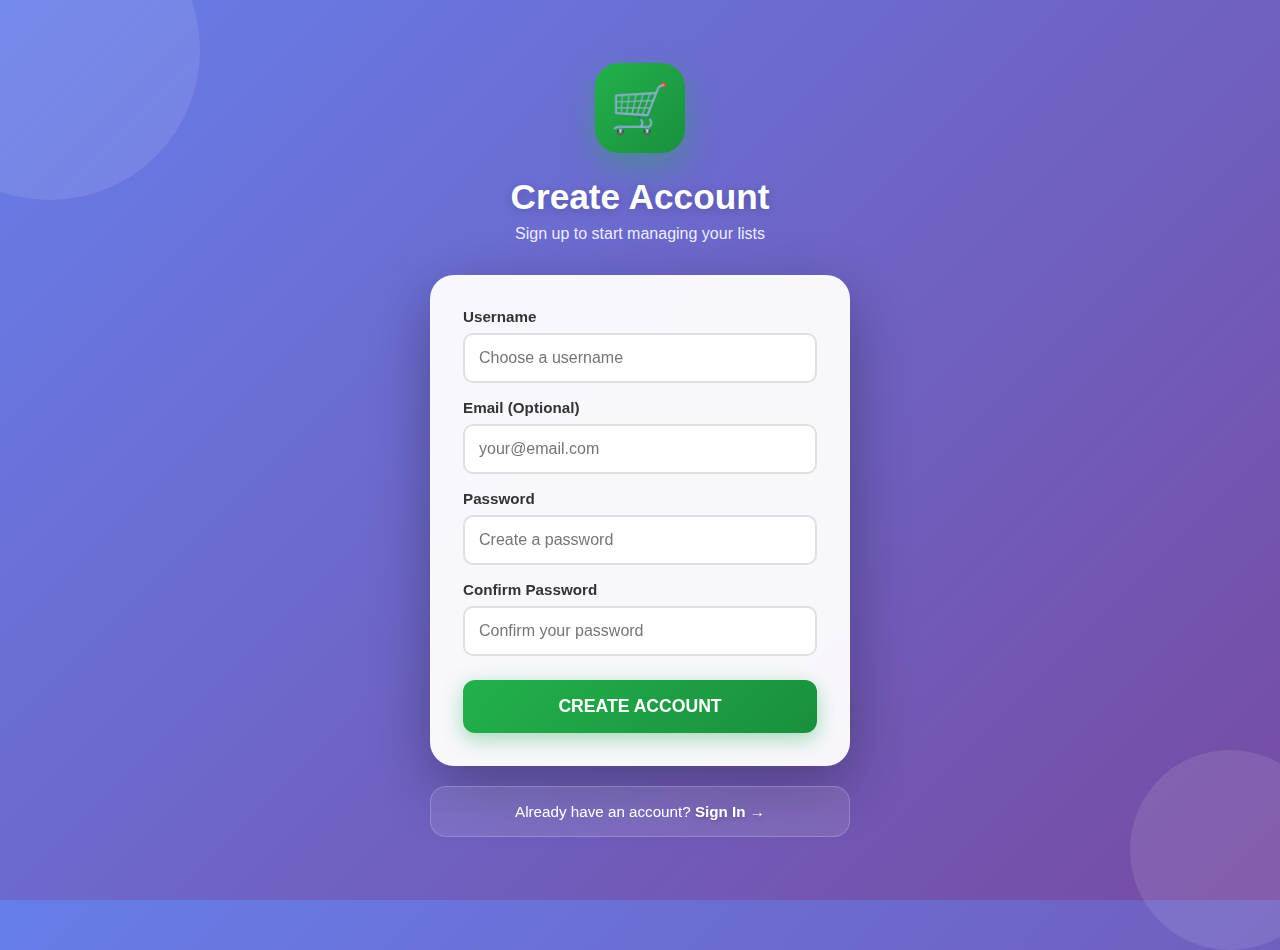
<file: UIUX/register.html>
<!DOCTYPE html>
<html lang="en">
<head>
    <meta charset="UTF-8">
    <meta name="viewport" content="width=device-width, initial-scale=1.0">
    <title>Register - Shopping List</title>
    <link rel="stylesheet" href="style.css">
    <link rel="stylesheet" href="theme-styles.css">
    <script src="theme-handler.js"></script>
</head>
<body style="background: linear-gradient(135deg, #667eea 0%, #764ba2 100%); min-height: 100vh; display: flex; align-items: center; justify-content: center; padding: 40px 20px; position: relative; overflow-x: hidden;">
    <!-- Animated Background Circles -->
    <div style="position: absolute; width: 300px; height: 300px; background: rgba(255,255,255,0.1); border-radius: 50%; top: -100px; left: -100px; animation: float 6s ease-in-out infinite;"></div>
    <div style="position: absolute; width: 200px; height: 200px; background: rgba(255,255,255,0.1); border-radius: 50%; bottom: -50px; right: -50px; animation: float 8s ease-in-out infinite reverse;"></div>
    
    <style>
        @keyframes float {
            0%, 100% { transform: translateY(0px); }
            50% { transform: translateY(-20px); }
        }
        @keyframes slideIn {
            from { opacity: 0; transform: translateY(30px); }
            to { opacity: 1; transform: translateY(0); }
        }
        @keyframes pulse {
            0%, 100% { transform: scale(1); }
            50% { transform: scale(1.05); }
        }
        @keyframes shake {
            0%, 100% { transform: translateX(0); }
            25% { transform: translateX(-10px); }
            75% { transform: translateX(10px); }
        }
    </style>
    
    <div style="max-width: 420px; width: 100%; animation: slideIn 0.6s ease; position: relative; z-index: 1;">
        <!-- Logo/Icon -->
        <div style="text-align: center; margin-bottom: 32px;">
            <div style="width: 90px; height: 90px; background: linear-gradient(135deg, #22b14c 0%, #1a8f3d 100%); border-radius: 24px; display: flex; align-items: center; justify-content: center; margin: 0 auto 24px; font-size: 3rem; box-shadow: 0 12px 32px rgba(34,177,76,0.4); animation: pulse 2s ease-in-out infinite;">
                🛒
            </div>
            <h1 style="margin: 0 0 8px 0; font-size: 2.2rem; color: #fff; font-weight: 700; text-shadow: 0 2px 10px rgba(0,0,0,0.2);">Create Account</h1>
            <p style="margin: 0; color: rgba(255,255,255,0.9); font-size: 1rem;">Sign up to start managing your lists</p>
        </div>

        <!-- Register Form -->
        <div style="background: rgba(255,255,255,0.95); backdrop-filter: blur(10px); border-radius: 24px; padding: 32px; box-shadow: 0 20px 60px rgba(0,0,0,0.3); margin-bottom: 20px; border: 1px solid rgba(255,255,255,0.2);">
            <form id="register-form">
                <div style="margin-bottom: 16px;">
                    <label style="display: block; margin-bottom: 8px; color: #333; font-weight: 600; font-size: 0.95rem;">Username</label>
                    <input type="text" id="username" placeholder="Choose a username" required minlength="3" style="width: 100%; padding: 14px; border: 2px solid #e0e0e0; border-radius: 10px; font-size: 1rem; box-sizing: border-box; transition: border-color 0.2s;">
                </div>
                
                <div style="margin-bottom: 16px;">
                    <label style="display: block; margin-bottom: 8px; color: #333; font-weight: 600; font-size: 0.95rem;">Email (Optional)</label>
                    <input type="email" id="email" placeholder="your@email.com" style="width: 100%; padding: 14px; border: 2px solid #e0e0e0; border-radius: 10px; font-size: 1rem; box-sizing: border-box; transition: border-color 0.2s;">
                </div>

                <div style="margin-bottom: 16px;">
                    <label style="display: block; margin-bottom: 8px; color: #333; font-weight: 600; font-size: 0.95rem;">Password</label>
                    <input type="password" id="password" placeholder="Create a password" required minlength="4" style="width: 100%; padding: 14px; border: 2px solid #e0e0e0; border-radius: 10px; font-size: 1rem; box-sizing: border-box; transition: border-color 0.2s;">
                </div>

                <div style="margin-bottom: 24px;">
                    <label style="display: block; margin-bottom: 8px; color: #333; font-weight: 600; font-size: 0.95rem;">Confirm Password</label>
                    <input type="password" id="confirm-password" placeholder="Confirm your password" required minlength="4" style="width: 100%; padding: 14px; border: 2px solid #e0e0e0; border-radius: 10px; font-size: 1rem; box-sizing: border-box; transition: border-color 0.2s;">
                </div>

                <div id="error-message" style="display: none; padding: 12px; background: #ffebee; border-left: 4px solid #f44336; border-radius: 8px; margin-bottom: 20px; color: #c62828; font-size: 0.9rem;"></div>

                <div id="success-message" style="display: none; padding: 12px; background: #e8f5e9; border-left: 4px solid #22b14c; border-radius: 8px; margin-bottom: 20px; color: #2e7d32; font-size: 0.9rem;"></div>

                <button type="submit" id="register-btn" style="width: 100%; padding: 16px; background: linear-gradient(135deg, #22b14c 0%, #1a8f3d 100%); color: #fff; border: none; border-radius: 12px; font-size: 1.1rem; font-weight: bold; cursor: pointer; box-shadow: 0 6px 20px rgba(34,177,76,0.4); transition: all 0.3s; position: relative; overflow: hidden;">
                    <span id="btn-text">CREATE ACCOUNT</span>
                    <span id="btn-loader" style="display: none;">🔄 Creating account...</span>
                </button>
            </form>
        </div>

        <!-- Login Link -->
        <div style="text-align: center; background: rgba(255,255,255,0.1); backdrop-filter: blur(10px); padding: 16px; border-radius: 16px; border: 1px solid rgba(255,255,255,0.2);">
            <p style="margin: 0; color: #fff; font-size: 0.95rem;">
                Already have an account? 
                <a href="login.html" style="color: #fff; font-weight: 700; text-decoration: none; text-shadow: 0 2px 4px rgba(0,0,0,0.2);">Sign In →</a>
            </p>
        </div>
    </div>

    <script>
        // Redirect if already logged in
        if (localStorage.getItem('isLoggedIn') === 'true') {
            window.location.href = 'index.html';
        }
        
        // Pre-register premium accounts if not exists
        function initializePremiumAccounts() {
            const users = JSON.parse(localStorage.getItem('users') || '[]');
            const premiumAccounts = [
                { username: 'admin', email: 'admin@premium.com', password: 'admin123', isPremium: true }
            ];
            
            premiumAccounts.forEach(premiumUser => {
                if (!users.some(u => u.username === premiumUser.username)) {
                    users.push({
                        ...premiumUser,
                        createdAt: new Date().toISOString()
                    });
                }
            });
            
            localStorage.setItem('users', JSON.stringify(users));
        }
        
        // Initialize on page load
        initializePremiumAccounts();

        // Focus effects
        document.querySelectorAll('input').forEach(input => {
            input.addEventListener('focus', function() {
                this.style.borderColor = '#22b14c';
            });
            input.addEventListener('blur', function() {
                this.style.borderColor = '#e0e0e0';
            });
        });

        // Button hover effect
        document.querySelector('button[type="submit"]').addEventListener('mouseenter', function() {
            this.style.transform = 'translateY(-2px)';
        });
        document.querySelector('button[type="submit"]').addEventListener('mouseleave', function() {
            this.style.transform = 'translateY(0)';
        });

        // Register form submission
        document.getElementById('register-form').addEventListener('submit', function(e) {
            e.preventDefault();
            
            const username = document.getElementById('username').value.trim();
            const email = document.getElementById('email').value.trim();
            const password = document.getElementById('password').value.trim();
            const confirmPassword = document.getElementById('confirm-password').value.trim();
            const errorMsg = document.getElementById('error-message');
            const successMsg = document.getElementById('success-message');
            const registerBtn = document.getElementById('register-btn');
            const btnText = document.getElementById('btn-text');
            const btnLoader = document.getElementById('btn-loader');
            
            // Hide messages
            errorMsg.style.display = 'none';
            successMsg.style.display = 'none';
            
            // Validation
            if (password !== confirmPassword) {
                errorMsg.textContent = '❌ Passwords do not match!';
                errorMsg.style.display = 'block';
                errorMsg.style.animation = 'shake 0.5s';
                return;
            }
            
            if (username.length < 3) {
                errorMsg.textContent = '❌ Username must be at least 3 characters!';
                errorMsg.style.display = 'block';
                errorMsg.style.animation = 'shake 0.5s';
                return;
            }
            
            if (password.length < 4) {
                errorMsg.textContent = '❌ Password must be at least 4 characters!';
                errorMsg.style.display = 'block';
                errorMsg.style.animation = 'shake 0.5s';
                return;
            }
            
            // Get existing users
            const users = JSON.parse(localStorage.getItem('users') || '[]');
            
            // Check if username already exists
            if (users.some(u => u.username === username)) {
                errorMsg.textContent = '❌ Username already exists!';
                errorMsg.style.display = 'block';
                errorMsg.style.animation = 'shake 0.5s';
                return;
            }
            
            // Show loading state
            registerBtn.disabled = true;
            registerBtn.style.opacity = '0.8';
            btnText.style.display = 'none';
            btnLoader.style.display = 'inline';
            
            // Simulate loading
            setTimeout(() => {
                // Create new user
                const newUser = {
                    username: username,
                    email: email,
                    password: password,
                    createdAt: new Date().toISOString()
                };
                
                users.push(newUser);
                localStorage.setItem('users', JSON.stringify(users));
                
                // Show success
                btnLoader.textContent = '✅ Account created!';
                registerBtn.style.background = 'linear-gradient(135deg, #4CAF50 0%, #45a049 100%)';
                
                // Show success message
                successMsg.textContent = '✅ Account created successfully! Redirecting to login...';
                successMsg.style.display = 'block';
                
                // Redirect to login after 1.5 seconds
                setTimeout(() => {
                    window.location.href = 'login.html';
                }, 1500);
            }, 800);
        });
    </script>

    <style>
        @keyframes shake {
            0%, 100% { transform: translateX(0); }
            25% { transform: translateX(-10px); }
            75% { transform: translateX(10px); }
        }
    </style>
</body>
</html>
</file>
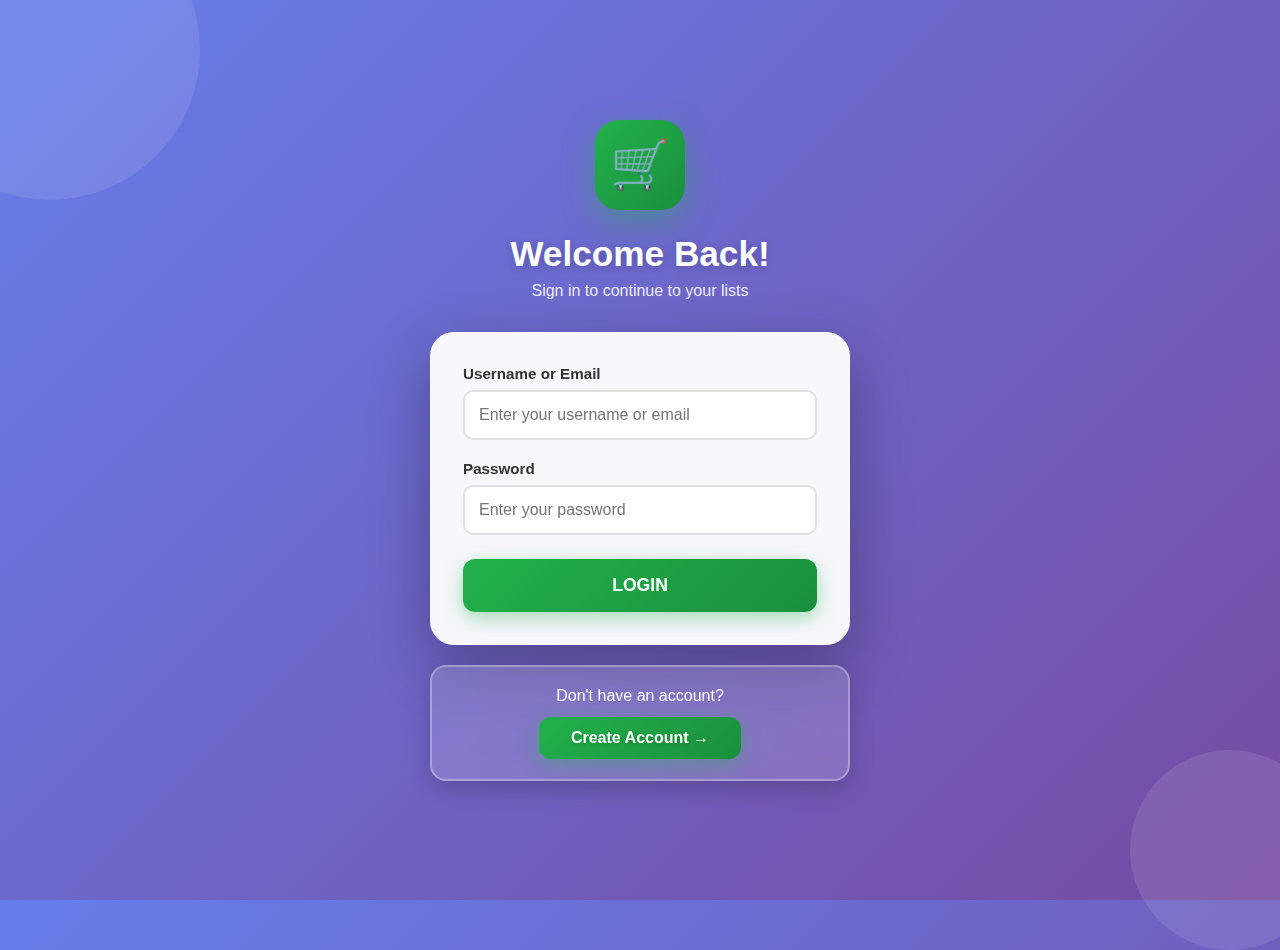
<file: UIUX/tambah_item.html>
<!-- tambah_item.html -->
<!DOCTYPE html>
<html lang="en">
<head>
    <meta charset="UTF-8">
    <meta name="viewport" content="width=device-width, initial-scale=1.0">
    <title>Add New Item</title>
    <link rel="stylesheet" href="style.css">
    <link rel="stylesheet" href="theme-styles.css">
    <script src="theme-handler.js"></script>
    <script src="user-data-helper.js"></script>
    <script src="premium-system.js"></script>
</head>
<body>
    <div class="container">
        <div class="header">
            <!-- Tombol kembali ke halaman detail -->
            <a href="detail_list.html" style="text-decoration: none;">&larr; Back</a>
            <h1>Add New Item</h1>
        </div>
        <div class="content">
            <div class="search-bar-container">
                <input type="text" id="item-input" placeholder="Add new item..." class="input-field" style="font-size: 1.1rem; padding: 14px; border: 2px solid #22b14c; border-radius: 8px; width: 100%; box-sizing: border-box;">
                <button id="add-btn" style="margin-top: 16px; width: 100%; background: #22b14c; color: #fff; border: none; border-radius: 8px; padding: 14px; font-size: 1.1rem; font-weight: bold; cursor: pointer;">ADD TO LIST</button>
            </div>

            <!-- Daftar Saran Item -->
            <h3 id="suggestion-title" style="font-size: 1rem; color: #666; margin: 24px 0 12px 0;">Quick Add</h3>
            <div id="suggestion-list" class="suggestion-list" style="display: grid; grid-template-columns: repeat(2, 1fr); gap: 10px;">
                <!-- Suggestions will be loaded here -->
            </div>
        </div>
    </div>
    <script>
        // Check if user is logged in
        if (localStorage.getItem('isLoggedIn') !== 'true') {
            window.location.href = 'login.html';
        }
        
        // Load recommendations based on list name
        document.addEventListener('DOMContentLoaded', function() {
            loadRecommendations();
        });

        function loadRecommendations() {
            const listName = (localStorage.getItem('currentListName') || 'Shopping').toLowerCase();
            const suggestions = getRecommendations(listName);
            
            // Update title
            const titleElement = document.getElementById('suggestion-title');
            titleElement.textContent = `Recommended for "${localStorage.getItem('currentListName') || 'Shopping'}":`;
            
            // Display suggestions
            const container = document.getElementById('suggestion-list');
            container.innerHTML = '';
            
            suggestions.forEach(item => {
                const div = document.createElement('div');
                div.className = 'suggestion-item';
                div.style.cssText = 'background: #f8f9fa; border: 1px solid #ddd; border-radius: 8px; padding: 12px; cursor: pointer; display: flex; align-items: center; gap: 8px; transition: all 0.2s;';
                div.innerHTML = `
                    <span style="color: #22b14c; font-size: 1.3rem;">+</span>
                    <span>${item}</span>
                `;
                div.addEventListener('click', function() {
                    addItemQuick(item);
                });
                div.addEventListener('mouseenter', function() {
                    this.style.background = '#e8f5e9';
                    this.style.borderColor = '#22b14c';
                });
                div.addEventListener('mouseleave', function() {
                    this.style.background = '#f8f9fa';
                    this.style.borderColor = '#ddd';
                });
                container.appendChild(div);
            });
        }

        function getRecommendations(listName) {
            // Database rekomendasi berdasarkan kategori
            const recommendations = {
                'supermarket': ['Beras 5kg', 'Minyak Goreng 2L', 'Gula Pasir 1kg', 'Telur 1kg', 'Susu UHT', 'Roti Tawar', 'Sabun Mandi', 'Deterjen', 'Shampo', 'Pasta Gigi'],
                'shopping': ['Beras', 'Minyak Goreng', 'Gula', 'Telur', 'Susu', 'Roti', 'Sabun', 'Shampo', 'Tisu', 'Pasta Gigi'],
                'groceries': ['Sayur Bayam', 'Wortel', 'Kentang', 'Bawang Merah', 'Bawang Putih', 'Cabai', 'Tomat', 'Daging Ayam', 'Ikan', 'Tempe'],
                'market': ['Ikan Segar', 'Sayur Kangkung', 'Tempe', 'Tahu', 'Cabai Rawit', 'Jahe', 'Kunyit', 'Lengkuas', 'Daun Salam', 'Serai'],
                'breakfast': ['Roti', 'Selai', 'Mentega', 'Susu', 'Sereal', 'Telur', 'Keju', 'Yogurt', 'Oatmeal', 'Madu'],
                'lunch': ['Nasi', 'Ayam', 'Sayur', 'Sambal', 'Lauk Pauk', 'Tempe', 'Tahu', 'Ikan', 'Sop', 'Kerupuk'],
                'dinner': ['Nasi', 'Lauk', 'Sayur', 'Buah', 'Sup', 'Salad', 'Protein', 'Karbohidrat', 'Minuman', 'Dessert'],
                'snack': ['Keripik', 'Coklat', 'Biskuit', 'Permen', 'Kacang', 'Wafer', 'Cookies', 'Popcorn', 'Es Krim', 'Jelly'],
                'drink': ['Air Mineral', 'Teh', 'Kopi', 'Jus', 'Soda', 'Susu', 'Sirup', 'Minuman Energi', 'Yogurt Drink', 'Smoothie'],
                'party': ['Kue', 'Minuman', 'Snack', 'Piring Kertas', 'Gelas Plastik', 'Balon', 'Dekorasi', 'Es Batu', 'Serbet', 'Lilin'],
                'birthday': ['Kue Ulang Tahun', 'Lilin', 'Balon', 'Piring', 'Minuman', 'Snack', 'Hadiah', 'Dekorasi', 'Topi Pesta', 'Confetti'],
                'picnic': ['Nasi Kotak', 'Air Mineral', 'Buah', 'Snack', 'Tikar', 'Tisu', 'Kantong Sampah', 'Sunblock', 'Payung', 'Cooler Box'],
                'weekend': ['Cemilan', 'Minuman', 'Buah', 'Sayur Fresh', 'Daging', 'Bumbu Dapur', 'Snack', 'Dessert', 'Es Krim', 'Pizza'],
                'default': ['Beras', 'Minyak', 'Gula', 'Telur', 'Sayur', 'Buah', 'Daging', 'Ikan', 'Susu', 'Roti']
            };

            // Cari kategori yang cocok
            for (let key in recommendations) {
                if (listName.includes(key)) {
                    return recommendations[key];
                }
            }
            
            return recommendations['default'];
        }

        document.getElementById('add-btn').addEventListener('click', function() {
            const itemName = document.getElementById('item-input').value.trim();
            if (itemName) {
                addItem(itemName);
            } else {
                alert('Please enter item name');
            }
        });

        document.getElementById('item-input').addEventListener('keypress', function(e) {
            if (e.key === 'Enter') {
                const itemName = this.value.trim();
                if (itemName) {
                    addItem(itemName);
                }
            }
        });

        function addItem(itemName) {
            // Get existing items
            const items = JSON.parse(localStorage.getItem('listItems') || '[]');
            
            // Check if user can add more items
            const listIndex = parseInt(localStorage.getItem('currentListIndex'));
            const canAdd = canAddItem(listIndex);
            if (!canAdd.allowed) {
                alert(canAdd.message);
                return;
            }
            
            // Add new item with price
            items.push({
                name: itemName,
                price: getItemPrice(itemName),
                checked: false,
                addedAt: new Date().toISOString()
            });
            
            // Save to localStorage
            localStorage.setItem('listItems', JSON.stringify(items));
            
            // Update in allLists
            updateAllLists(items);
            
            // Redirect back to detail
            window.location.href = 'detail_list.html';
        }
        
        function getItemPrice(itemName) {
            const priceDatabase = {
                'beras 5kg': 65000, 'beras': 13000, 'minyak goreng 2l': 32000, 'minyak goreng': 16000, 'minyak': 16000,
                'gula pasir 1kg': 15000, 'gula pasir': 15000, 'gula': 15000, 'telur 1kg': 28000, 'telur': 28000,
                'susu uht': 12000, 'susu': 12000, 'roti tawar': 14000, 'roti': 10000, 'sabun mandi': 8000, 'sabun': 5000,
                'deterjen': 18000, 'shampo': 15000, 'pasta gigi': 12000, 'tisu': 8000, 'sayur bayam': 5000, 'bayam': 5000,
                'wortel': 8000, 'kentang': 12000, 'bawang merah': 35000, 'bawang putih': 40000, 'cabai': 25000, 'cabe': 25000,
                'tomat': 10000, 'daging ayam': 35000, 'ayam': 35000, 'ikan': 40000, 'ikan segar': 45000, 'tempe': 8000, 'tahu': 6000,
                'sayur kangkung': 4000, 'kangkung': 4000, 'cabai rawit': 30000, 'jahe': 15000, 'kunyit': 12000, 'lengkuas': 10000,
                'daun salam': 5000, 'serai': 3000, 'selai': 18000, 'mentega': 22000, 'sereal': 35000, 'keju': 45000, 'yogurt': 15000,
                'oatmeal': 28000, 'madu': 40000, 'nasi': 5000, 'sambal': 8000, 'lauk pauk': 20000, 'lauk': 20000, 'sop': 15000,
                'sup': 15000, 'kerupuk': 5000, 'sayur': 8000, 'buah': 15000, 'salad': 20000, 'protein': 35000, 'karbohidrat': 10000,
                'minuman': 8000, 'dessert': 25000, 'keripik': 10000, 'coklat': 15000, 'biskuit': 12000, 'permen': 5000, 'kacang': 15000,
                'wafer': 8000, 'cookies': 20000, 'popcorn': 12000, 'es krim': 18000, 'jelly': 8000, 'air mineral': 5000, 'teh': 8000,
                'kopi': 12000, 'jus': 15000, 'soda': 8000, 'sirup': 18000, 'minuman energi': 10000, 'yogurt drink': 12000,
                'smoothie': 25000, 'kue': 50000, 'snack': 15000, 'piring kertas': 10000, 'gelas plastik': 8000, 'balon': 15000,
                'dekorasi': 30000, 'es batu': 5000, 'serbet': 8000, 'lilin': 10000, 'kue ulang tahun': 150000, 'hadiah': 100000,
                'topi pesta': 15000, 'confetti': 12000, 'nasi kotak': 25000, 'tikar': 50000, 'kantong sampah': 8000, 'sunblock': 45000,
                'payung': 75000, 'cooler box': 150000, 'cemilan': 15000, 'sayur fresh': 10000, 'daging': 50000, 'bumbu dapur': 20000,
                'pizza': 85000
            };
            
            const itemLower = itemName.toLowerCase();
            if (priceDatabase[itemLower]) return 'Rp ' + priceDatabase[itemLower].toLocaleString('id-ID');
            for (let key in priceDatabase) {
                if (itemLower.includes(key) || key.includes(itemLower)) return 'Rp ' + priceDatabase[key].toLocaleString('id-ID');
            }
            return 'Rp 10.000';
        }

        function addItemQuick(itemName) {
            addItem(itemName);
        }

        function updateAllLists(items) {
            const listIndex = parseInt(localStorage.getItem('currentListIndex'));
            const allLists = getUserLists();
            
            if (allLists[listIndex] !== undefined) {
                allLists[listIndex].items = items;
                allLists[listIndex].totalItems = items.length;
                allLists[listIndex].itemCount = items.filter(item => item.checked).length;
                const progress = items.length > 0 ? Math.round((items.filter(item => item.checked).length / items.length) * 100) : 0;
                allLists[listIndex].progress = progress;
                saveUserLists(allLists);
            }
        }
    </script>
</body>
</html>
</file>
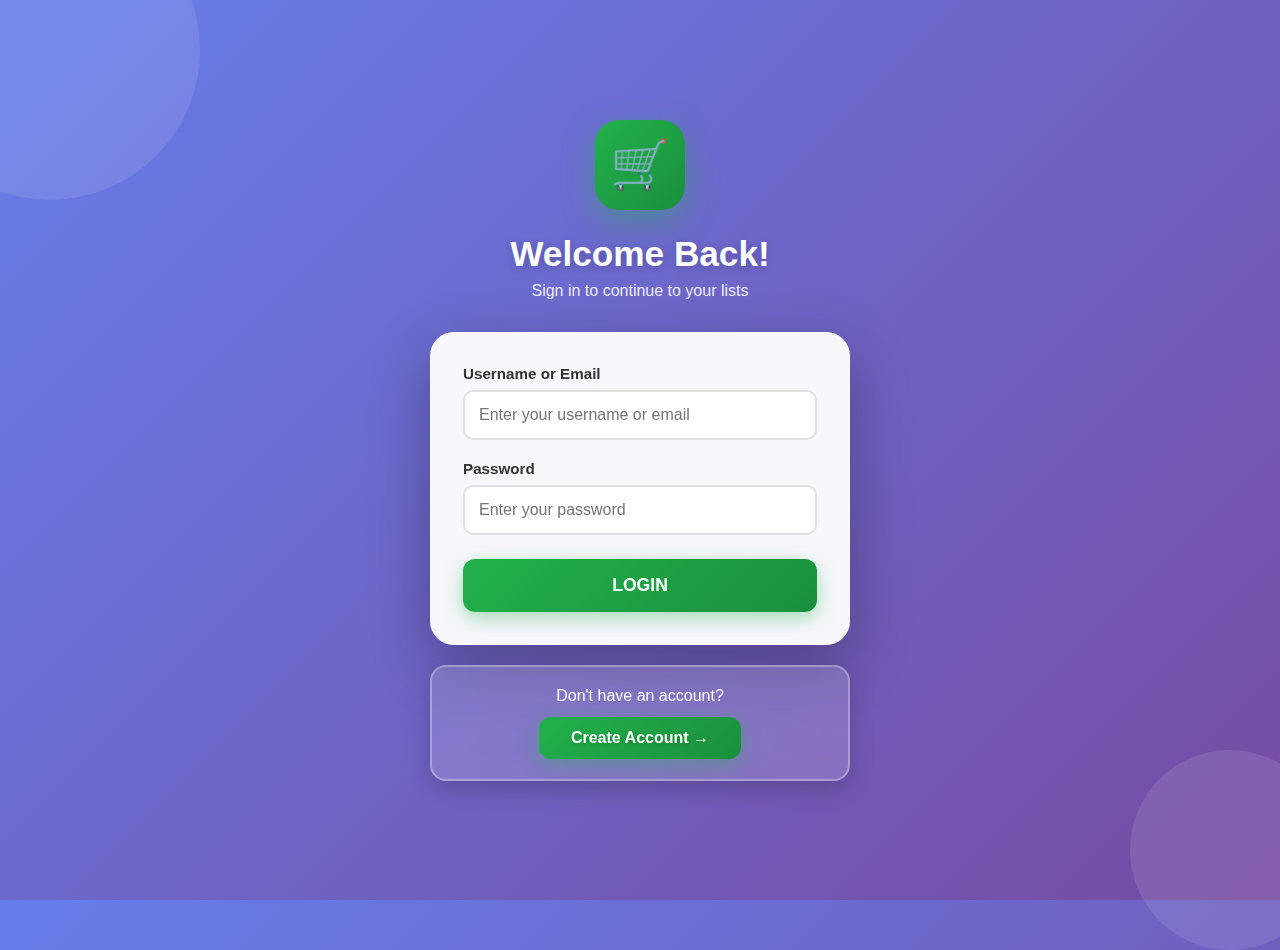
<file: UIUX/tambah_list.html>
<!DOCTYPE html>
<html lang="en">
<head>
    <title>New List</title>
<meta name="viewport" content="width=device-width, initial-scale=1.0">
    <link rel="stylesheet" href="style.css">
    <link rel="stylesheet" href="theme-styles.css">
    <script src="theme-handler.js"></script>
    <script src="user-data-helper.js"></script>
    <script src="premium-system.js"></script>
</head>
<body>
    <div class="container">
        <div class="header" style="display: flex; align-items: center; padding-top: 16px;">
            <a href="index.html" style="text-decoration: none; font-size: 2rem; margin-right: auto;">&#8592;</a>
        </div>
        <div style="display: flex; flex-direction: column; align-items: center; margin-top: 10px;">
            <img src="https://img.icons8.com/emoji/96/000000/strawberry-emoji.png" alt="strawberry" style="width: 64px; height: 64px; margin-bottom: 20px;" />
            <input type="text" id="list-name-input" placeholder="New list" class="input-field" style="font-size: 2rem; border: 3px solid #37b24d; border-radius: 10px; padding: 12px 16px; width: 90%; max-width: 420px; margin-bottom: 16px; font-weight: bold; color: #444; text-align: left;" />
            <div style="width: 90%; max-width: 420px; text-align: left; margin-bottom: 8px; font-weight: bold; color: #222;">Popular Categories</div>
            <div id="suggestions-container" style="width: 90%; max-width: 420px; display: flex; flex-wrap: wrap; gap: 8px; margin-bottom: 24px;">
                <!-- Suggestions will be loaded here -->
            </div>
        </div>
        <div style="position: fixed; left: 0; right: 0; bottom: 24px; display: flex; justify-content: center;">
            <button id="create-list-btn" class="button" style="background: #37b24d; color: #fff; border-radius: 24px; font-size: 1.2rem; padding: 16px 0; width: 92%; max-width: 420px; text-align: center; font-weight: bold; letter-spacing: 2px; border: none; cursor: pointer;">CREATE</button>
        </div>
    </div>
    <script>
        // Check if user is logged in
        if (localStorage.getItem('isLoggedIn') !== 'true') {
            window.location.href = 'login.html';
        }
        
        document.getElementById('create-list-btn').addEventListener('click', function() {
            const listName = document.getElementById('list-name-input').value.trim();
            if (listName) {
                // Check if user can create list
                const canCreate = canCreateList();
                if (!canCreate.allowed) {
                    alert(canCreate.message);
                    return;
                }
                
                // Get existing lists for current user
                const allLists = getUserLists();
                
                // Create new list object
                const newList = {
                    name: listName,
                    items: [],
                    itemCount: 0,
                    totalItems: 0,
                    progress: 0,
                    createdAt: new Date().toISOString()
                };
                
                // Add to lists array
                allLists.push(newList);
                saveUserLists(allLists);
                
                // Set current list
                localStorage.setItem('currentListName', listName);
                localStorage.setItem('currentListIndex', allLists.length - 1);
                localStorage.setItem('listItems', '[]');
                localStorage.removeItem('isNewList'); // Remove flag
                
                window.location.href = 'detail_list.html';
            } else {
                alert('Please enter a list name');
            }
        });

        // Load suggestions
        document.addEventListener('DOMContentLoaded', function() {
            loadSuggestions();
        });

        function loadSuggestions() {
            const suggestions = [
                { name: 'Supermarket', emoji: '🛒', color: '#4CAF50' },
                { name: 'Shopping', emoji: '🛍️', color: '#2196F3' },
                { name: 'Groceries', emoji: '🥬', color: '#8BC34A' },
                { name: 'Breakfast', emoji: '🍳', color: '#FF9800' },
                { name: 'Lunch', emoji: '🍱', color: '#FF5722' },
                { name: 'Dinner', emoji: '🍽️', color: '#9C27B0' },
                { name: 'Snack', emoji: '🍿', color: '#FFC107' },
                { name: 'Drink', emoji: '🥤', color: '#00BCD4' },
                { name: 'Party', emoji: '🎉', color: '#E91E63' },
                { name: 'Birthday', emoji: '🎂', color: '#F44336' },
                { name: 'Picnic', emoji: '🧺', color: '#795548' },
                { name: 'Weekend', emoji: '🌴', color: '#009688' },
                { name: 'Market', emoji: '🏪', color: '#607D8B' }
            ];

            const container = document.getElementById('suggestions-container');
            container.innerHTML = '';

            suggestions.forEach(suggestion => {
                const span = document.createElement('span');
                span.className = 'suggestion-chip';
                span.style.cssText = `
                    background: linear-gradient(135deg, ${suggestion.color}15 0%, ${suggestion.color}25 100%);
                    border: 2px solid ${suggestion.color}40;
                    border-radius: 20px;
                    padding: 8px 16px;
                    color: #333;
                    font-weight: 600;
                    cursor: pointer;
                    transition: all 0.2s;
                    display: inline-flex;
                    align-items: center;
                    gap: 6px;
                    font-size: 0.95rem;
                `;
                span.innerHTML = `<span>${suggestion.emoji}</span><span>${suggestion.name}</span>`;
                
                span.addEventListener('click', function() {
                    document.getElementById('list-name-input').value = suggestion.name;
                    document.getElementById('list-name-input').focus();
                });
                
                span.addEventListener('mouseenter', function() {
                    this.style.background = `linear-gradient(135deg, ${suggestion.color}30 0%, ${suggestion.color}50 100%)`;
                    this.style.borderColor = suggestion.color;
                    this.style.transform = 'translateY(-2px)';
                    this.style.boxShadow = `0 4px 8px ${suggestion.color}30`;
                });
                
                span.addEventListener('mouseleave', function() {
                    this.style.background = `linear-gradient(135deg, ${suggestion.color}15 0%, ${suggestion.color}25 100%)`;
                    this.style.borderColor = `${suggestion.color}40`;
                    this.style.transform = 'translateY(0)';
                    this.style.boxShadow = 'none';
                });
                
                container.appendChild(span);
            });
        }
    </script>
</body>
</html>
</file>
<file: UIUX/style.css>
/* style.css */
* {
    box-sizing: border-box;
}

body {
    font-family: -apple-system, BlinkMacSystemFont, 'Segoe UI', Roboto, 'Helvetica Neue', Arial, sans-serif;
    margin: 0;
    background-color: #fff;
    color: #333;
    padding-bottom: 0;
}

.container {
    width: 100%;
    margin: 0;
    background-color: #fff;
    min-height: 100vh;
    position: relative;
}

.header {
    padding: 20px;
    border-bottom: 1px solid #eee;
}

.header h1 {
    margin: 0;
    font-size: 24px;
}

.content {
    padding: 20px;
}

.card {
    background-color: #fff;
    border: 1px solid #ddd;
    border-radius: 8px;
    padding: 15px;
    margin-bottom: 15px;
}

.fab {
    display: block;
    width: 92%;
    max-width: 420px;
    margin: 0 auto 18px auto;
    background: #37b24d;
    color: #fff;
    border-radius: 24px;
    font-size: 1.2rem;
    padding: 18px 0 16px 0;
    font-weight: bold;
    letter-spacing: 2px;
    text-align: center;
    border: none;
    box-shadow: 0 4px 12px rgba(0,0,0,0.13);
    z-index: 10;
    text-decoration: none;
}

.fab-small {
    display: flex;
    align-items: center;
    justify-content: center;
    width: 46px;
    height: 46px;
    border-radius: 50%;
    background: #37b24d;
    color: #fff;
    font-size: 2.1rem;
    margin: 0 6px;
    border: none;
    box-shadow: 0 2px 8px rgba(0,0,0,0.13);
    cursor: pointer;
    text-decoration: none;
    transition: background 0.18s;
}
.fab-small:hover {
    background: #25903a;
}
.fab-small:active {
    background: #1b6e2c;
}


@media (max-width: 600px) {
    .container {
        max-width: 100vw;
        min-height: 100vh;
        border-radius: 0;
        box-shadow: none;
    }
    .fab {
        left: 3%;
        right: 3%;
        width: 94%;
        max-width: none;
        font-size: 1.05rem;
        padding: 15px 0 14px 0;
    }
    .header {
        padding: 14px 10px 10px 16px;
    }
    .header h1 {
        font-size: 20px;
    }
    .content {
        padding: 12px 6px 12px 6px;
    }
}

.header {
    display: flex;
    align-items: center;
    justify-content: space-between;
    padding: 20px 16px 14px 16px;
    border-bottom: 1px solid #eee;
}

.header-icons {
    display: flex;
    align-items: center;
    gap: 10px;
}
.icon {
    font-size: 1.35rem;
    margin-left: 4px;
}

.ad-banner {
    width: 100%;
    background: #e9ecef;
    color: #888;
    text-align: center;
    padding: 12px 0 10px 0;
    font-size: 1rem;
    border-radius: 12px 12px 0 0;
    margin: 0 auto 0 auto;
    max-width: 480px;
    box-sizing: border-box;
}

.bottom-nav {
    position: fixed;
    left: 0;
    right: 0;
    bottom: 0;
    background: #fff;
    border-top: 1px solid #eee;
    display: flex;
    justify-content: space-around;
    align-items: center;
    height: 62px;
    max-width: 480px;
    margin: 0 auto;
    width: 100vw;
    box-sizing: border-box;
    z-index: 100;
}

.fab {
    position: fixed;
    right: 20px;
    bottom: 72px;
    background: #22b14c;
    color: #fff;
    border-radius: 28px;
    width: auto;
    min-width: 140px;
    height: 52px;
    padding: 0 20px 0 16px;
    display: flex;
    align-items: center;
    justify-content: center;
    font-size: 1.08rem;
    font-weight: bold;
    letter-spacing: 0.8px;
    border: none;
    box-shadow: 0 6px 24px rgba(34,177,76,0.16), 0 2px 8px rgba(0,0,0,0.10);
    z-index: 200;
    text-decoration: none;
    transition: background 0.18s;
    gap: 10px;
}
.fab::before {
    content: '+';
    font-size: 1.6em;
    font-weight: 600;
    position: relative;
    top: -1px;
}
@media (max-width: 600px) {
    .fab {
        right: 12px;
        bottom: 68px;
        min-width: 120px;
        height: 46px;
        font-size: 0.95rem;
        padding: 0 16px 0 12px;
        gap: 8px;
    }
    .fab::before {
        font-size: 1.4em;
    }
}
@media (min-width: 481px) {
    .fab {
        right: calc(50% - 240px + 20px);
    }
}
.fab:hover {
    background: #18993b;
}
.fab:active {
    background: #106d2a;
}

@media (max-width: 600px) {
    .fab {
        right: 10px;
        bottom: 68px;
        height: 48px;
        font-size: 0.98rem;
        padding: 0 14px 0 12px;
        gap: 8px;
    }
    .fab::before {
        font-size: 1.3em;
        margin-right: 7px;
    }
}

.bottom-nav {
    position: fixed;
    left: 0;
    right: 0;
    bottom: 0;
    background: #fff;
    border-top: 1px solid #eee;
    display: flex;
    justify-content: space-around;
    align-items: center;
    height: 62px;
    max-width: 480px;
    margin: 0 auto;
    width: 100vw;
    box-sizing: border-box;
    z-index: 100;
}

.nav-item {
    flex: 1;
    text-align: center;
    color: #888;
    text-decoration: none;
    display: flex;
    flex-direction: column;
    align-items: center;
    justify-content: center;
    height: 100%;
    padding: 8px 0 6px 0;
    transition: all 0.22s ease;
    position: relative;
}

.nav-item:hover {
    color: #22b14c;
    background: rgba(34, 177, 76, 0.04);
}

.nav-item.active {
    color: #22b14c;
}

.nav-item.active::before {
    content: '';
    position: absolute;
    top: 0;
    left: 10%;
    right: 10%;
    height: 3px;
    background: #22b14c;
    border-radius: 0 0 3px 3px;
}

.nav-icon {
    font-size: 1.5rem;
    margin-bottom: 4px;
    transition: transform 0.22s ease;
}

.nav-item:hover .nav-icon {
    transform: scale(1.12);
}

.nav-label {
    font-size: 0.78rem;
    font-weight: 500;
    letter-spacing: 0.3px;
}

.nav-item.active .nav-label {
    font-weight: 600;
}

@media (max-width: 600px) {
    .fab-bottom {
        width: 48px;
        height: 48px;
        font-size: 1.7rem;
        bottom: 10px;
    }
}



.nav-item {
    flex: 1;
    text-align: center;
    color: #888;
    font-size: 0.95rem;
    padding: 4px 0 0 0;
    text-decoration: none;
    display: flex;
    flex-direction: column;
    align-items: center;
    justify-content: center;
    height: 100%;
}

.nav-item.active {
    color: #37b24d;
    font-weight: bold;
}

.nav-icon {
    font-size: 1.45rem;
    margin-bottom: 2px;
}


.button {
    display: block;
    width: 100%;
    padding: 15px;
    background-color: #007bff;
    color: white;
    border: none;
    border-radius: 8px;
    font-size: 16px;
    text-align: center;
    cursor: pointer;
}

.item {
    display: flex;
    align-items: center;
    padding: 10px 0;
    border-bottom: 1px solid #eee;
}
.item label {
    flex-grow: 1;
    margin-left: 10px;
}
.total-summary {
    padding: 20px;
    border-top: 1px solid #ddd;
    background-color: #f9f9f9;
}

.input-field {
    width: 100%;
    padding: 15px;
    font-size: 16px;
    border: 1px solid #ddd;
    border-radius: 8px;
    box-sizing: border-box; /* Penting! */
}

/* --- Styles for tambah_item.html --- */
.search-bar-container {
    margin-bottom: 20px;
}

.suggestion-list {
    margin-top: 10px;
}

.suggestion-item {
    display: flex;
    align-items: center;
    font-size: 18px;
    padding: 15px 0;
    border-bottom: 1px solid #eee;
    cursor: pointer;
}

.suggestion-item:hover {
    background-color: #f9f9f9;
}

.add-icon {
    display: inline-block;
    width: 30px;
    height: 30px;
    border: 1px solid #ccc;
    border-radius: 50%;
    text-align: center;
    line-height: 28px;
    font-size: 20px;
    color: #555;
    margin-right: 15px;
}

/* --- Styles for pengaturan.html --- */
.settings-list {
    border-top: 1px solid #eee;
}

.settings-item {
    font-size: 16px;
    padding: 20px 10px;
    border-bottom: 1px solid #eee;
    cursor: pointer;
}

.settings-item:hover {
    background-color: #f9f9f9;
}

.app-version {
    text-align: center;
    margin-top: 40px;
    color: #888;
}


/* ======================================================= */
/* == BAGIAN BARU: STYLES UNTUK BILAH NAVIGASI BAWAH == */
/* ======================================================= */
.bottom-nav {
    position: fixed;
    bottom: 0;
    left: 0 !important;
    right: 0 !important;
    width: 100vw !important;
    max-width: 100vw !important;
    margin: 0 !important;
    display: flex;
    background-color: #ffffff;
    padding: 12px 0 16px 0;
    z-index: 1000;
    border-top: 1px solid #e0e0e0;
    box-shadow: 0 -2px 10px rgba(0,0,0,0.05);
}

.nav-item {
    flex: 1;
    text-align: center;
    padding: 8px 12px;
    text-decoration: none;
    color: #888;
    font-size: 14px;
    cursor: pointer;
    pointer-events: auto;
    display: flex;
    flex-direction: column;
    align-items: center;
    gap: 6px;
    transition: all 0.2s ease;
}

.nav-item:hover {
    background-color: #f8f9fa;
    border-radius: 12px;
}

.nav-item .nav-icon {
    font-size: 24px;
    display: block;
}

.nav-item .nav-label {
    font-size: 12px;
    display: block;
    font-weight: 500;
}

.nav-item.active {
    color: #22b14c;
    font-weight: 600;
}

.nav-item.active .nav-icon {
    transform: scale(1.1);
}
</file>
<file: UIUX/theme-styles.css>
/* theme-styles.css - Global theme styles for all pages */

/* CSS Variables */
:root {
    --primary-color: #22b14c;
}

/* Dark Mode Styles */
body.dark-mode {
    background-color: #1a1a1a;
    color: #e0e0e0;
}

body.dark-mode .container {
    background-color: #1a1a1a;
}

body.dark-mode .header {
    background: #2d2d2d !important;
    border-bottom-color: #404040;
}

body.dark-mode .card {
    background: #2d2d2d !important;
    border-color: #404040 !important;
    color: #e0e0e0 !important;
}

body.dark-mode .menu-item {
    background: #2d2d2d !important;
    border-color: #404040 !important;
    color: #e0e0e0 !important;
}

body.dark-mode .menu-item:hover {
    background: #353535 !important;
}

body.dark-mode .content {
    background: #1a1a1a;
}

body.dark-mode #settings-content,
body.dark-mode #appearance-content,
body.dark-mode #menu-content,
body.dark-mode #edit-modal-content,
body.dark-mode #delete-modal-content {
    background: #2d2d2d;
    color: #e0e0e0;
}

body.dark-mode #settings-content h3,
body.dark-mode #appearance-content h3,
body.dark-mode #menu-content h3 {
    color: #e0e0e0;
}

body.dark-mode #settings-content > div > div,
body.dark-mode #appearance-content > div > div {
    background: #1a1a1a !important;
}

body.dark-mode .font-size-btn,
body.dark-mode button {
    background: #1a1a1a !important;
    border-color: #404040 !important;
    color: #e0e0e0 !important;
}

body.dark-mode .bottom-nav {
    background-color: #2d2d2d;
    border-top-color: #404040;
}

body.dark-mode .nav-item {
    color: #999;
}

body.dark-mode .nav-item.active {
    color: var(--primary-color);
}

body.dark-mode input[type="text"],
body.dark-mode input[type="email"],
body.dark-mode input[type="password"] {
    background: #2d2d2d;
    border-color: #404040;
    color: #e0e0e0;
}

body.dark-mode .item-card {
    background: #2d2d2d !important;
    border-color: #404040 !important;
}

body.dark-mode .summary-card {
    background: #2d2d2d !important;
    border-color: #404040 !important;
}

/* Font Size Styles */
body.font-small {
    font-size: 14px;
}

body.font-small h1 {
    font-size: 1.6rem !important;
}

body.font-small h2 {
    font-size: 1.1rem !important;
}

body.font-small .menu-item,
body.font-small .card {
    font-size: 0.9rem !important;
}

body.font-small .nav-label {
    font-size: 0.75rem !important;
}

body.font-medium {
    font-size: 16px;
}

body.font-large {
    font-size: 18px;
}

body.font-large h1 {
    font-size: 2.4rem !important;
}

body.font-large h2 {
    font-size: 1.5rem !important;
}

body.font-large .menu-item,
body.font-large .card {
    font-size: 1.15rem !important;
}

body.font-large .nav-label {
    font-size: 0.95rem !important;
}
</file>
